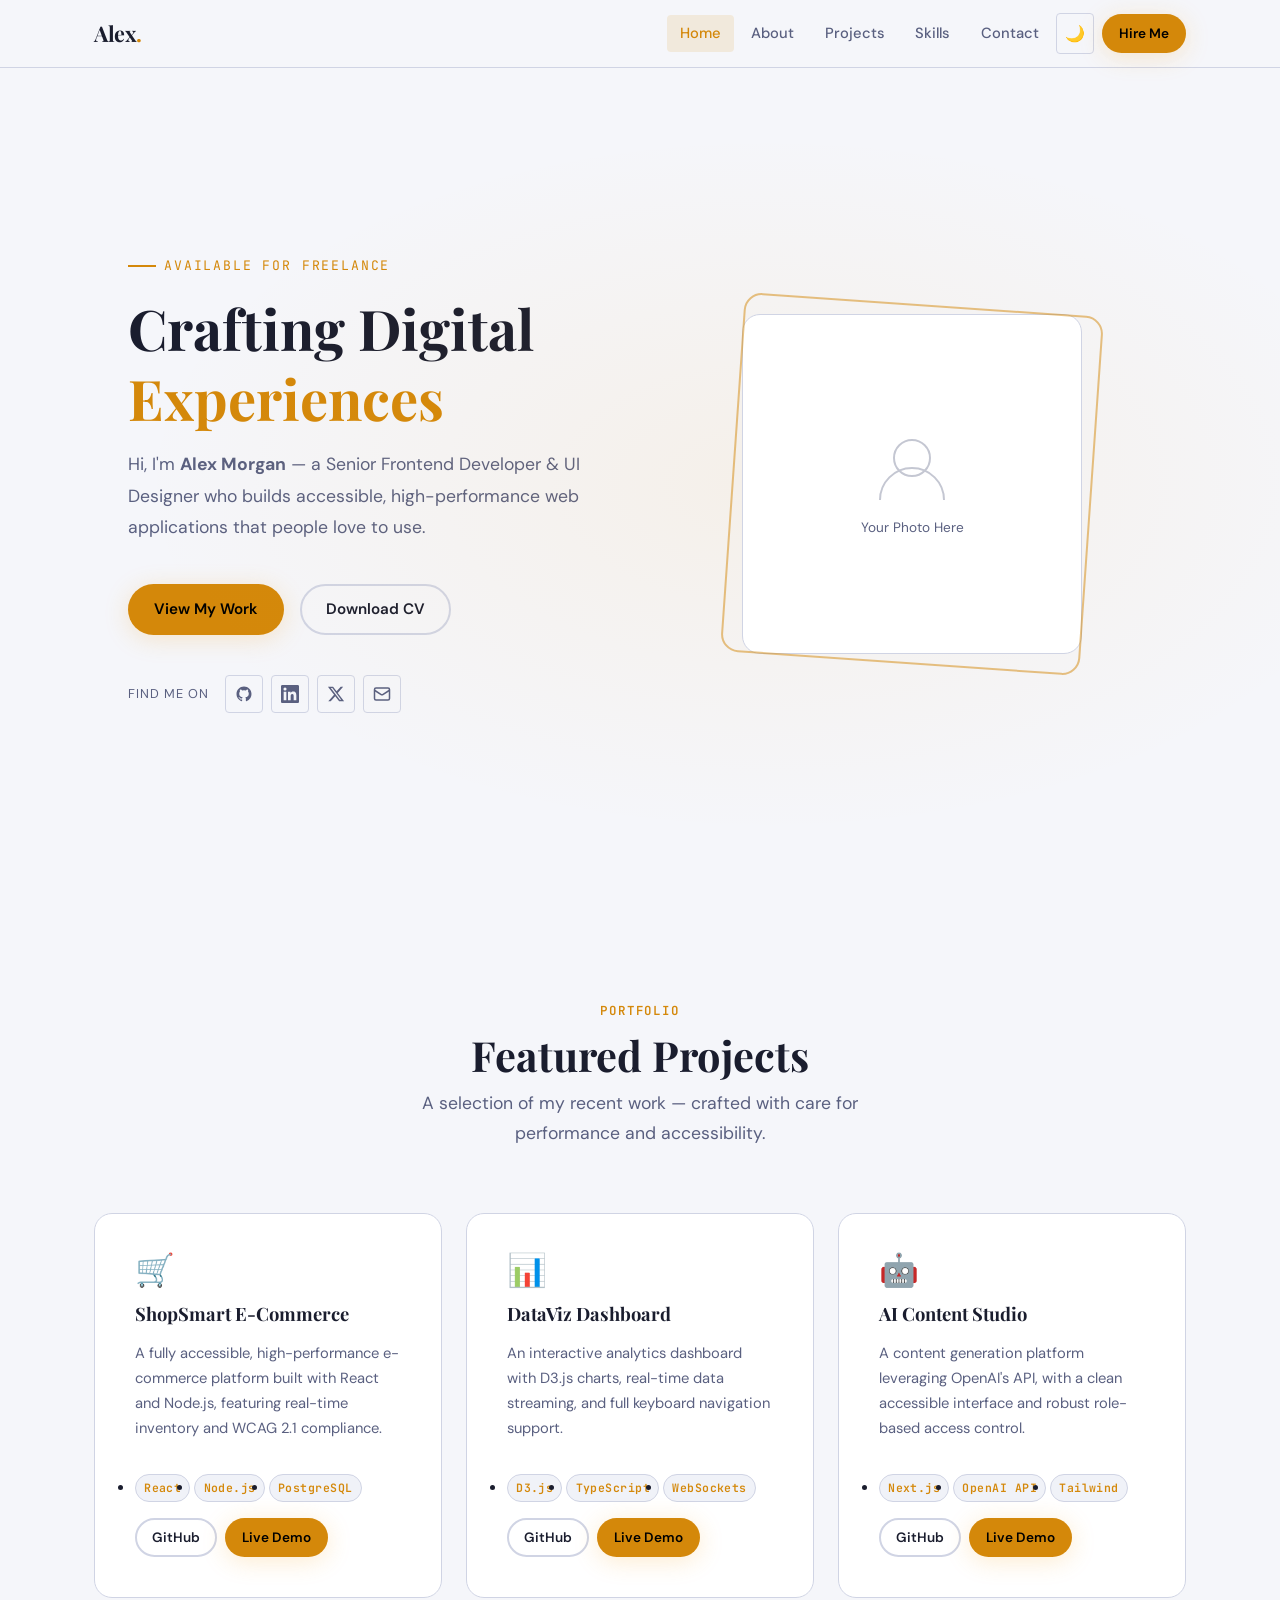
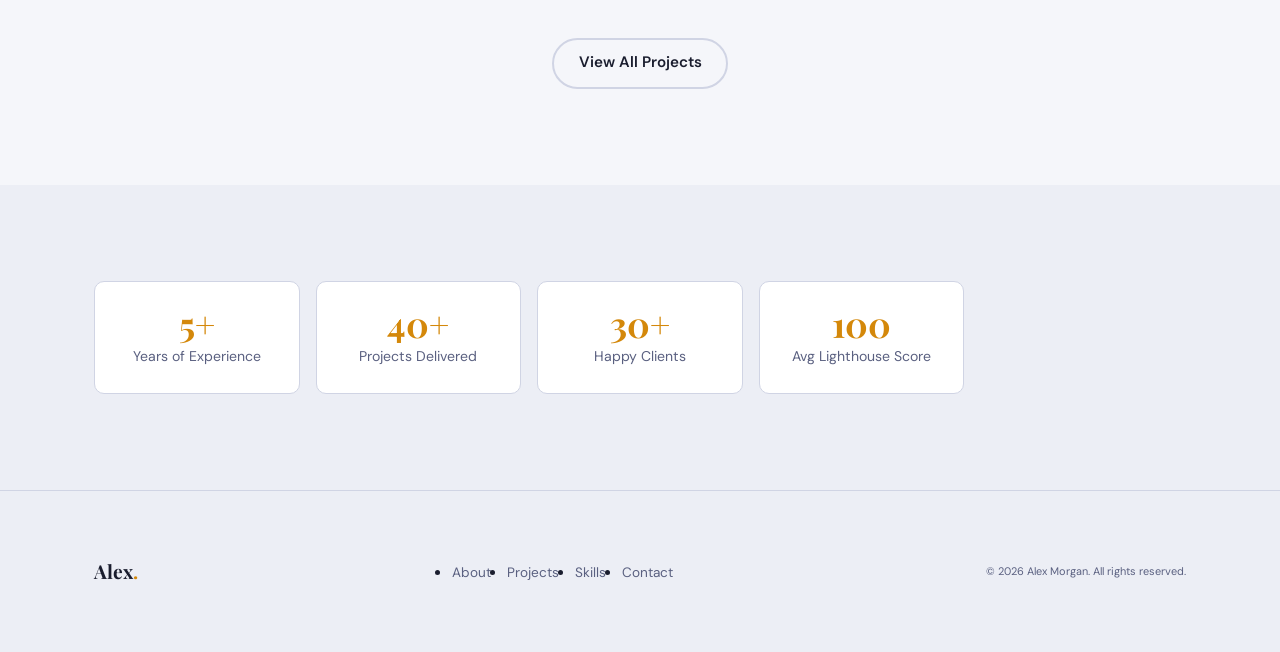
<file: index.html>
<!DOCTYPE html>
<html lang="en" data-theme="dark">
<head>
  <meta charset="UTF-8" />
  <meta name="viewport" content="width=device-width, initial-scale=1.0" />
  <meta http-equiv="X-UA-Compatible" content="IE=edge" />

  <!-- ─── SEO Meta Tags ─── -->
  <title>Alex Morgan — Frontend Developer & UI Designer</title>
  <meta name="description" content="Alex Morgan is a senior frontend developer and UI designer specializing in accessible, performant, and beautifully crafted web experiences." />
  <meta name="keywords" content="frontend developer, UI designer, React, accessibility, web development, portfolio" />
  <meta name="author" content="Alex Morgan" />
  <link rel="canonical" href="https://alexmorgan.dev/index.html" />

  <!-- ─── Open Graph ─── -->
  <meta property="og:type"        content="website" />
  <meta property="og:url"         content="https://alexmorgan.dev/" />
  <meta property="og:title"       content="Alex Morgan — Frontend Developer & UI Designer" />
  <meta property="og:description" content="Senior frontend developer specializing in accessible, performant web experiences." />
  <meta property="og:image"       content="https://alexmorgan.dev/images/og-cover.png" />

  <!-- ─── Twitter Card ─── -->
  <meta name="twitter:card"        content="summary_large_image" />
  <meta name="twitter:site"        content="@alexmorgandev" />
  <meta name="twitter:title"       content="Alex Morgan — Frontend Developer" />
  <meta name="twitter:description" content="Senior frontend developer specializing in accessible, performant web experiences." />
  <meta name="twitter:image"       content="https://alexmorgan.dev/images/og-cover.png" />

  <!-- ─── Fonts ─── -->
  <link rel="preconnect" href="https://fonts.googleapis.com" />
  <link rel="preconnect" href="https://fonts.gstatic.com" crossorigin />
  <link href="https://fonts.googleapis.com/css2?family=Playfair+Display:wght@700;800&family=DM+Sans:wght@400;500;600&family=JetBrains+Mono:wght@500;600&display=swap" rel="stylesheet" />

  <link rel="stylesheet" href="css/style.css" />
</head>
<body>

  <!-- ─── Skip to main content (Accessibility) ─── -->
  <a class="skip-link" href="#main-content">Skip to main content</a>

  <!-- ─── HEADER / NAVIGATION ─── -->
  <header class="site-header" role="banner">
    <div class="container">
      <a class="nav-logo" href="index.html" aria-label="Alex Morgan – Home">
        Alex<span>.</span>
      </a>

      <nav class="site-nav" id="site-nav" aria-label="Primary navigation">
        <ul class="nav-list" role="list">
          <li><a class="nav-link" href="index.html"    aria-current="page">Home</a></li>
          <li><a class="nav-link" href="about.html">About</a></li>
          <li><a class="nav-link" href="projects.html">Projects</a></li>
          <li><a class="nav-link" href="skills.html">Skills</a></li>
          <li><a class="nav-link" href="contact.html">Contact</a></li>
        </ul>

        <div class="nav-actions">
          <button class="theme-toggle" id="theme-toggle" aria-label="Switch to light mode" title="Toggle colour theme">
            ☀️
          </button>
          <a class="btn btn--primary btn--sm" href="contact.html">Hire Me</a>
        </div>

        <!-- Hamburger (mobile) -->
        <button class="nav-toggle" id="nav-toggle"
                aria-expanded="false"
                aria-controls="site-nav"
                aria-label="Open navigation menu">
          <span aria-hidden="true"></span>
          <span aria-hidden="true"></span>
          <span aria-hidden="true"></span>
        </button>
      </nav>
    </div>
  </header>

  <!-- ─── MAIN CONTENT ─── -->
  <main id="main-content">

    <!-- ══ HERO SECTION ══ -->
    <section class="hero" aria-labelledby="hero-heading">
      <div class="container">
        <div class="hero__grid">

          <!-- Left: Text content -->
          <div class="hero__content">
            <p class="hero__eyebrow" aria-hidden="true">Available for freelance</p>
            <h1 class="hero__title" id="hero-heading">
              Crafting Digital
              <span class="highlight">Experiences</span>
            </h1>
            <p class="hero__description">
              Hi, I'm <strong>Alex Morgan</strong> — a Senior Frontend Developer &amp; UI Designer
              who builds accessible, high-performance web applications that people love to use.
            </p>

            <div class="hero__actions">
              <a class="btn btn--primary" href="projects.html">
                View My Work
              </a>
              <a class="btn btn--outline" href="about.html#resume" download>
                Download CV
              </a>
            </div>

            <!-- Social links -->
            <div class="hero__social">
              <span class="hero__social-label" id="social-label">Find me on</span>
              <ul class="social-links" aria-labelledby="social-label" role="list">
                <li>
                  <a class="social-link" href="https://github.com/alexmorgan" target="_blank"
                     rel="noopener noreferrer" aria-label="GitHub profile (opens in new tab)">
                    <svg aria-hidden="true" width="18" height="18" viewBox="0 0 24 24" fill="currentColor">
                      <path d="M12 2C6.477 2 2 6.484 2 12.021c0 4.428 2.865 8.184 6.839 9.504.5.092.682-.217.682-.482 0-.237-.009-.868-.013-1.703-2.782.605-3.369-1.343-3.369-1.343-.454-1.158-1.11-1.466-1.11-1.466-.908-.62.069-.608.069-.608 1.003.07 1.531 1.032 1.531 1.032.892 1.53 2.341 1.088 2.91.832.092-.647.35-1.088.636-1.338-2.22-.253-4.555-1.113-4.555-4.951 0-1.093.39-1.988 1.029-2.688-.103-.253-.446-1.272.098-2.65 0 0 .84-.27 2.75 1.026A9.564 9.564 0 0 1 12 6.844a9.59 9.59 0 0 1 2.504.337c1.909-1.296 2.747-1.027 2.747-1.027.546 1.379.202 2.398.1 2.651.64.7 1.028 1.595 1.028 2.688 0 3.848-2.339 4.695-4.566 4.943.359.309.678.92.678 1.855 0 1.338-.012 2.419-.012 2.747 0 .268.18.58.688.482A10.019 10.019 0 0 0 22 12.021C22 6.484 17.522 2 12 2z"/>
                    </svg>
                  </a>
                </li>
                <li>
                  <a class="social-link" href="https://linkedin.com/in/alexmorgan" target="_blank"
                     rel="noopener noreferrer" aria-label="LinkedIn profile (opens in new tab)">
                    <svg aria-hidden="true" width="18" height="18" viewBox="0 0 24 24" fill="currentColor">
                      <path d="M20.447 20.452h-3.554v-5.569c0-1.328-.027-3.037-1.852-3.037-1.853 0-2.136 1.445-2.136 2.939v5.667H9.351V9h3.414v1.561h.046c.477-.9 1.637-1.85 3.37-1.85 3.601 0 4.267 2.37 4.267 5.455v6.286zM5.337 7.433a2.062 2.062 0 0 1-2.063-2.065 2.064 2.064 0 1 1 2.063 2.065zm1.782 13.019H3.555V9h3.564v11.452zM22.225 0H1.771C.792 0 0 .774 0 1.729v20.542C0 23.227.792 24 1.771 24h20.451C23.2 24 24 23.227 24 22.271V1.729C24 .774 23.2 0 22.222 0h.003z"/>
                    </svg>
                  </a>
                </li>
                <li>
                  <a class="social-link" href="https://twitter.com/alexmorgandev" target="_blank"
                     rel="noopener noreferrer" aria-label="Twitter/X profile (opens in new tab)">
                    <svg aria-hidden="true" width="18" height="18" viewBox="0 0 24 24" fill="currentColor">
                      <path d="M18.244 2.25h3.308l-7.227 8.26 8.502 11.24H16.17l-5.214-6.817L4.99 21.75H1.68l7.73-8.835L1.254 2.25H8.08l4.713 6.231zm-1.161 17.52h1.833L7.084 4.126H5.117z"/>
                    </svg>
                  </a>
                </li>
                <li>
                  <a class="social-link" href="mailto:hello@alexmorgan.dev"
                     aria-label="Send email to Alex Morgan">
                    <svg aria-hidden="true" width="18" height="18" viewBox="0 0 24 24" fill="none" stroke="currentColor" stroke-width="2">
                      <rect width="20" height="16" x="2" y="4" rx="2"/>
                      <path d="m22 7-8.97 5.7a1.94 1.94 0 0 1-2.06 0L2 7"/>
                    </svg>
                  </a>
                </li>
              </ul>
            </div>
          </div>

          <!-- Right: Profile photo -->
          <figure class="hero__photo-wrap" aria-label="Profile photo of Alex Morgan">
            <div class="photo-frame">
              <div class="photo-placeholder" role="img" aria-label="Profile photo placeholder — replace with your photo">
                <!-- Replace the SVG below with an <img> tag when you have a photo -->
                <svg viewBox="0 0 80 80" fill="none" xmlns="http://www.w3.org/2000/svg" aria-hidden="true">
                  <circle cx="40" cy="30" r="18" stroke="currentColor" stroke-width="2"/>
                  <path d="M8 72c0-17.673 14.327-32 32-32s32 14.327 32 32" stroke="currentColor" stroke-width="2"/>
                </svg>
                <span>Your Photo Here</span>
              </div>
            </div>
            <figcaption class="visually-hidden">Alex Morgan — Senior Frontend Developer</figcaption>
          </figure>

        </div>
      </div>
    </section>

    <!-- ══ FEATURED PROJECTS ══ -->
    <section class="section" aria-labelledby="featured-heading">
      <div class="container">
        <header class="section__header">
          <span class="section__eyebrow">Portfolio</span>
          <h2 class="section__title" id="featured-heading">Featured Projects</h2>
          <p class="section__subtitle">A selection of my recent work — crafted with care for performance and accessibility.</p>
        </header>

        <div class="projects-grid">

          <article class="project-card animate-fade-up animate-delay-1">
            <div class="project-card__icon" aria-hidden="true">🛒</div>
            <h3 class="project-card__title">ShopSmart E-Commerce</h3>
            <p class="project-card__description">
              A fully accessible, high-performance e-commerce platform built with React and Node.js,
              featuring real-time inventory and WCAG 2.1 compliance.
            </p>
            <ul class="project-card__tags" aria-label="Technologies used">
              <li><span class="tag">React</span></li>
              <li><span class="tag">Node.js</span></li>
              <li><span class="tag">PostgreSQL</span></li>
            </ul>
            <div class="project-card__actions">
              <a class="btn btn--outline btn--sm" href="https://github.com/alexmorgan/shopsmart"
                 target="_blank" rel="noopener noreferrer"
                 aria-label="View ShopSmart source code on GitHub (opens in new tab)">
                GitHub
              </a>
              <a class="btn btn--primary btn--sm" href="https://shopsmart.demo.com"
                 target="_blank" rel="noopener noreferrer"
                 aria-label="View ShopSmart live demo (opens in new tab)">
                Live Demo
              </a>
            </div>
          </article>

          <article class="project-card animate-fade-up animate-delay-2">
            <div class="project-card__icon" aria-hidden="true">📊</div>
            <h3 class="project-card__title">DataViz Dashboard</h3>
            <p class="project-card__description">
              An interactive analytics dashboard with D3.js charts, real-time data streaming,
              and full keyboard navigation support.
            </p>
            <ul class="project-card__tags" aria-label="Technologies used">
              <li><span class="tag">D3.js</span></li>
              <li><span class="tag">TypeScript</span></li>
              <li><span class="tag">WebSockets</span></li>
            </ul>
            <div class="project-card__actions">
              <a class="btn btn--outline btn--sm" href="https://github.com/alexmorgan/dataviz"
                 target="_blank" rel="noopener noreferrer"
                 aria-label="View DataViz Dashboard source code on GitHub (opens in new tab)">
                GitHub
              </a>
              <a class="btn btn--primary btn--sm" href="https://dataviz.demo.com"
                 target="_blank" rel="noopener noreferrer"
                 aria-label="View DataViz Dashboard live demo (opens in new tab)">
                Live Demo
              </a>
            </div>
          </article>

          <article class="project-card animate-fade-up animate-delay-3">
            <div class="project-card__icon" aria-hidden="true">🤖</div>
            <h3 class="project-card__title">AI Content Studio</h3>
            <p class="project-card__description">
              A content generation platform leveraging OpenAI's API, with a clean accessible interface
              and robust role-based access control.
            </p>
            <ul class="project-card__tags" aria-label="Technologies used">
              <li><span class="tag">Next.js</span></li>
              <li><span class="tag">OpenAI API</span></li>
              <li><span class="tag">Tailwind</span></li>
            </ul>
            <div class="project-card__actions">
              <a class="btn btn--outline btn--sm" href="https://github.com/alexmorgan/ai-studio"
                 target="_blank" rel="noopener noreferrer"
                 aria-label="View AI Content Studio source code on GitHub (opens in new tab)">
                GitHub
              </a>
              <a class="btn btn--primary btn--sm" href="https://aistudio.demo.com"
                 target="_blank" rel="noopener noreferrer"
                 aria-label="View AI Content Studio live demo (opens in new tab)">
                Live Demo
              </a>
            </div>
          </article>

        </div>

        <div class="text-center mt-xl">
          <a class="btn btn--outline" href="projects.html">View All Projects</a>
        </div>

      </div>
    </section>

    <!-- ══ QUICK STATS ══ -->
    <section class="section section--alt" aria-labelledby="stats-heading">
      <div class="container">
        <h2 class="visually-hidden" id="stats-heading">Career highlights</h2>
        <div class="achievements-grid">
          <div class="achievement-card">
            <p class="achievement-card__number" aria-label="5 years">5+</p>
            <p class="achievement-card__label">Years of Experience</p>
          </div>
          <div class="achievement-card">
            <p class="achievement-card__number" aria-label="40 projects">40+</p>
            <p class="achievement-card__label">Projects Delivered</p>
          </div>
          <div class="achievement-card">
            <p class="achievement-card__number" aria-label="30 clients">30+</p>
            <p class="achievement-card__label">Happy Clients</p>
          </div>
          <div class="achievement-card">
            <p class="achievement-card__number" aria-label="100 Lighthouse score">100</p>
            <p class="achievement-card__label">Avg Lighthouse Score</p>
          </div>
        </div>
      </div>
    </section>

  </main>

  <!-- ─── FOOTER ─── -->
  <footer class="site-footer" role="contentinfo">
    <div class="container">
      <div class="footer-inner">
        <a class="footer-brand" href="index.html" aria-label="Alex Morgan – Back to home">
          Alex<span>.</span>
        </a>
        <nav aria-label="Footer navigation">
          <ul class="footer-nav" role="list">
            <li><a href="about.html">About</a></li>
            <li><a href="projects.html">Projects</a></li>
            <li><a href="skills.html">Skills</a></li>
            <li><a href="contact.html">Contact</a></li>
          </ul>
        </nav>
        <p class="footer-copy">
          <small>&copy; <span id="year"></span> Alex Morgan. All rights reserved.</small>
        </p>
      </div>
    </div>
  </footer>

  <script>document.getElementById('year').textContent = new Date().getFullYear();</script>
  <script src="js/script.js"></script>
</body>
</html>
</file>
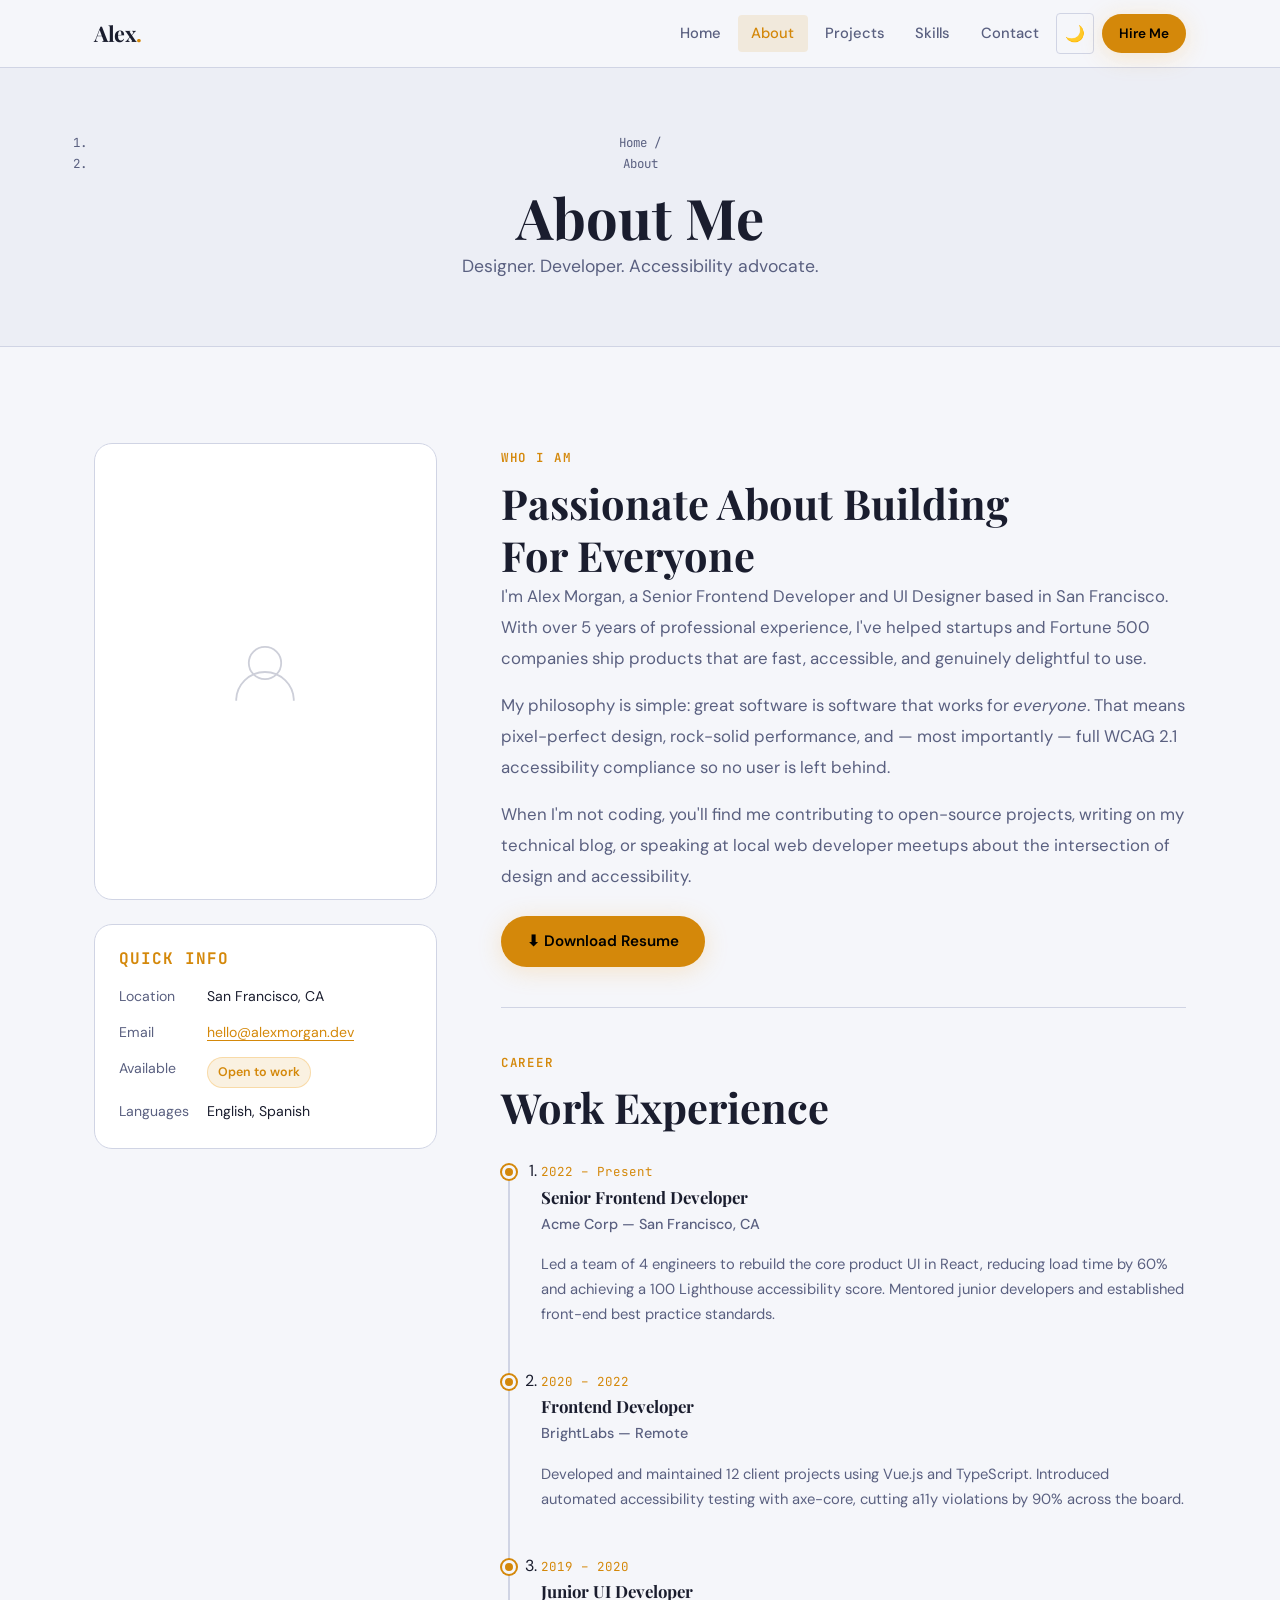
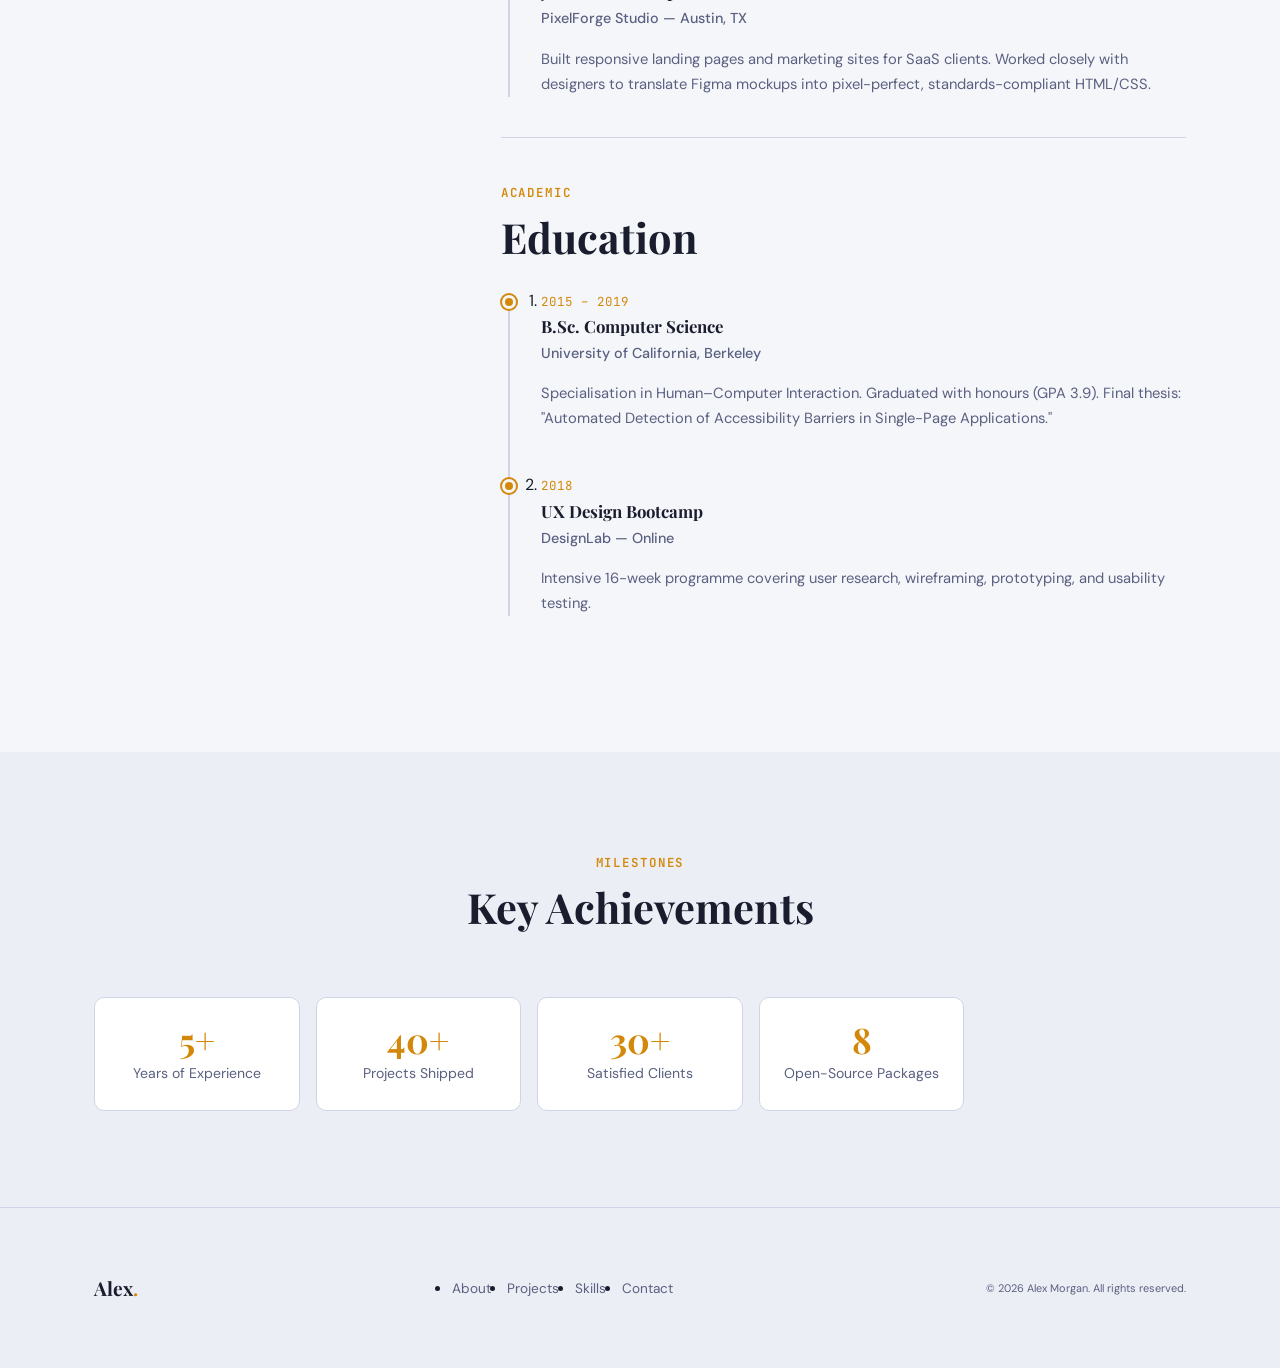
<file: about.html>
<!DOCTYPE html>
<html lang="en" data-theme="dark">
<head>
  <meta charset="UTF-8" />
  <meta name="viewport" content="width=device-width, initial-scale=1.0" />
  <meta http-equiv="X-UA-Compatible" content="IE=edge" />

  <!-- ─── SEO Meta Tags ─── -->
  <title>About — Alex Morgan | Frontend Developer</title>
  <meta name="description" content="Learn more about Alex Morgan — a senior frontend developer with 5+ years of experience building accessible and performant web applications." />
  <meta name="keywords" content="about Alex Morgan, frontend developer, web designer, experience, education, resume" />
  <meta name="author" content="Alex Morgan" />
  <link rel="canonical" href="https://alexmorgan.dev/about.html" />

  <!-- ─── Open Graph ─── -->
  <meta property="og:type"        content="profile" />
  <meta property="og:url"         content="https://alexmorgan.dev/about.html" />
  <meta property="og:title"       content="About Alex Morgan — Frontend Developer" />
  <meta property="og:description" content="5+ years building accessible, high-performance web applications." />
  <meta property="og:image"       content="https://alexmorgan.dev/images/og-cover.png" />

  <!-- ─── Twitter Card ─── -->
  <meta name="twitter:card"        content="summary_large_image" />
  <meta name="twitter:title"       content="About Alex Morgan — Frontend Developer" />
  <meta name="twitter:description" content="5+ years building accessible, high-performance web applications." />
  <meta name="twitter:image"       content="https://alexmorgan.dev/images/og-cover.png" />

  <!-- ─── Fonts ─── -->
  <link rel="preconnect" href="https://fonts.googleapis.com" />
  <link rel="preconnect" href="https://fonts.gstatic.com" crossorigin />
  <link href="https://fonts.googleapis.com/css2?family=Playfair+Display:wght@700;800&family=DM+Sans:wght@400;500;600&family=JetBrains+Mono:wght@500;600&display=swap" rel="stylesheet" />

  <link rel="stylesheet" href="css/style.css" />
</head>
<body>

  <!-- ─── Skip Link ─── -->
  <a class="skip-link" href="#main-content">Skip to main content</a>

  <!-- ─── HEADER ─── -->
  <header class="site-header" role="banner">
    <div class="container">
      <a class="nav-logo" href="index.html" aria-label="Alex Morgan – Home">Alex<span>.</span></a>
      <nav class="site-nav" id="site-nav" aria-label="Primary navigation">
        <ul class="nav-list" role="list">
          <li><a class="nav-link" href="index.html">Home</a></li>
          <li><a class="nav-link" href="about.html" aria-current="page">About</a></li>
          <li><a class="nav-link" href="projects.html">Projects</a></li>
          <li><a class="nav-link" href="skills.html">Skills</a></li>
          <li><a class="nav-link" href="contact.html">Contact</a></li>
        </ul>
        <div class="nav-actions">
          <button class="theme-toggle" id="theme-toggle" aria-label="Switch to light mode" title="Toggle colour theme">☀️</button>
          <a class="btn btn--primary btn--sm" href="contact.html">Hire Me</a>
        </div>
        <button class="nav-toggle" id="nav-toggle" aria-expanded="false" aria-controls="site-nav" aria-label="Open navigation menu">
          <span aria-hidden="true"></span>
          <span aria-hidden="true"></span>
          <span aria-hidden="true"></span>
        </button>
      </nav>
    </div>
  </header>

  <!-- ─── MAIN ─── -->
  <main id="main-content">

    <!-- Page Hero -->
    <div class="page-hero" role="region" aria-label="Page title">
      <div class="container">
        <nav aria-label="Breadcrumb">
          <ol class="page-hero__breadcrumb" role="list">
            <li><a href="index.html">Home</a> /</li>
            <li aria-current="page">About</li>
          </ol>
        </nav>
        <h1>About Me</h1>
        <p class="section__subtitle">Designer. Developer. Accessibility advocate.</p>
      </div>
    </div>

    <!-- ══ BIO SECTION ══ -->
    <section class="section" aria-labelledby="bio-heading">
      <div class="container">
        <div class="about-grid">

          <!-- Photo column -->
          <aside aria-label="Profile photo">
            <div class="about-photo-wrap">
              <figure>
                <div class="about-photo" role="img" aria-label="Profile photo placeholder — replace with your photo">
                  <svg width="72" height="72" viewBox="0 0 80 80" fill="none" xmlns="http://www.w3.org/2000/svg" aria-hidden="true" style="opacity:0.3; color: var(--color-text-muted)">
                    <circle cx="40" cy="30" r="18" stroke="currentColor" stroke-width="2"/>
                    <path d="M8 72c0-17.673 14.327-32 32-32s32 14.327 32 32" stroke="currentColor" stroke-width="2"/>
                  </svg>
                </div>
                <figcaption class="visually-hidden">Alex Morgan, Senior Frontend Developer</figcaption>
              </figure>

              <!-- Quick info card -->
              <aside class="contact-form" style="margin-top: 1.5rem; padding: 1.5rem;" aria-label="Quick contact info">
                <h2 style="font-size:1rem; margin-bottom:1rem; font-family: var(--font-mono); letter-spacing:0.06em; text-transform:uppercase; color:var(--color-accent);">Quick Info</h2>
                <dl>
                  <div style="display:flex; gap:.5rem; margin-bottom:.75rem; font-size:.88rem;">
                    <dt style="color:var(--color-text-muted); min-width:80px;">Location</dt>
                    <dd>San Francisco, CA</dd>
                  </div>
                  <div style="display:flex; gap:.5rem; margin-bottom:.75rem; font-size:.88rem;">
                    <dt style="color:var(--color-text-muted); min-width:80px;">Email</dt>
                    <dd><a href="mailto:hello@alexmorgan.dev" style="color:var(--color-accent);">hello@alexmorgan.dev</a></dd>
                  </div>
                  <div style="display:flex; gap:.5rem; margin-bottom:.75rem; font-size:.88rem;">
                    <dt style="color:var(--color-text-muted); min-width:80px;">Available</dt>
                    <dd><span class="badge">Open to work</span></dd>
                  </div>
                  <div style="display:flex; gap:.5rem; font-size:.88rem;">
                    <dt style="color:var(--color-text-muted); min-width:80px;">Languages</dt>
                    <dd>English, Spanish</dd>
                  </div>
                </dl>
              </aside>
            </div>
          </aside>

          <!-- Text column -->
          <div>
            <section class="about-bio" aria-labelledby="bio-heading">
              <span class="section__eyebrow">Who I Am</span>
              <h2 id="bio-heading">Passionate About Building<br>For Everyone</h2>
              <p>
                I'm Alex Morgan, a Senior Frontend Developer and UI Designer based in San Francisco.
                With over 5 years of professional experience, I've helped startups and Fortune 500
                companies ship products that are fast, accessible, and genuinely delightful to use.
              </p>
              <p>
                My philosophy is simple: great software is software that works for <em>everyone</em>.
                That means pixel-perfect design, rock-solid performance, and — most importantly —
                full WCAG 2.1 accessibility compliance so no user is left behind.
              </p>
              <p>
                When I'm not coding, you'll find me contributing to open-source projects,
                writing on my technical blog, or speaking at local web developer meetups about
                the intersection of design and accessibility.
              </p>

              <div style="margin-top: 1.5rem;">
                <a class="btn btn--primary" id="resume" href="images/alex-morgan-resume.pdf"
                   download aria-label="Download Alex Morgan's resume as PDF">
                  ⬇ Download Resume
                </a>
              </div>
            </section>

            <hr class="divider" />

            <!-- ══ EXPERIENCE TIMELINE ══ -->
            <section aria-labelledby="experience-heading">
              <span class="section__eyebrow">Career</span>
              <h2 id="experience-heading" style="margin-bottom:1.5rem;">Work Experience</h2>

              <ol class="timeline" aria-label="Work experience timeline">

                <li class="timeline__item">
                  <p class="timeline__period"><time datetime="2022">2022</time> – Present</p>
                  <h3 class="timeline__title">Senior Frontend Developer</h3>
                  <p class="timeline__org">Acme Corp — San Francisco, CA</p>
                  <p class="timeline__description">
                    Led a team of 4 engineers to rebuild the core product UI in React, reducing
                    load time by 60% and achieving a 100 Lighthouse accessibility score. Mentored
                    junior developers and established front-end best practice standards.
                  </p>
                </li>

                <li class="timeline__item">
                  <p class="timeline__period"><time datetime="2020">2020</time> – <time datetime="2022">2022</time></p>
                  <h3 class="timeline__title">Frontend Developer</h3>
                  <p class="timeline__org">BrightLabs — Remote</p>
                  <p class="timeline__description">
                    Developed and maintained 12 client projects using Vue.js and TypeScript.
                    Introduced automated accessibility testing with axe-core, cutting a11y
                    violations by 90% across the board.
                  </p>
                </li>

                <li class="timeline__item">
                  <p class="timeline__period"><time datetime="2019">2019</time> – <time datetime="2020">2020</time></p>
                  <h3 class="timeline__title">Junior UI Developer</h3>
                  <p class="timeline__org">PixelForge Studio — Austin, TX</p>
                  <p class="timeline__description">
                    Built responsive landing pages and marketing sites for SaaS clients.
                    Worked closely with designers to translate Figma mockups into pixel-perfect,
                    standards-compliant HTML/CSS.
                  </p>
                </li>

              </ol>
            </section>

            <hr class="divider" />

            <!-- ══ EDUCATION TIMELINE ══ -->
            <section aria-labelledby="education-heading">
              <span class="section__eyebrow">Academic</span>
              <h2 id="education-heading" style="margin-bottom:1.5rem;">Education</h2>

              <ol class="timeline" aria-label="Education timeline">

                <li class="timeline__item">
                  <p class="timeline__period"><time datetime="2015">2015</time> – <time datetime="2019">2019</time></p>
                  <h3 class="timeline__title">B.Sc. Computer Science</h3>
                  <p class="timeline__org">University of California, Berkeley</p>
                  <p class="timeline__description">
                    Specialisation in Human–Computer Interaction. Graduated with honours (GPA 3.9).
                    Final thesis: "Automated Detection of Accessibility Barriers in Single-Page Applications."
                  </p>
                </li>

                <li class="timeline__item">
                  <p class="timeline__period"><time datetime="2018">2018</time></p>
                  <h3 class="timeline__title">UX Design Bootcamp</h3>
                  <p class="timeline__org">DesignLab — Online</p>
                  <p class="timeline__description">
                    Intensive 16-week programme covering user research, wireframing,
                    prototyping, and usability testing.
                  </p>
                </li>

              </ol>
            </section>

          </div><!-- /text column -->
        </div><!-- /about-grid -->
      </div>
    </section>

    <!-- ══ ACHIEVEMENTS ══ -->
    <section class="section section--alt" aria-labelledby="achievements-heading">
      <div class="container">
        <header class="section__header">
          <span class="section__eyebrow">Milestones</span>
          <h2 id="achievements-heading" class="section__title">Key Achievements</h2>
        </header>
        <div class="achievements-grid">
          <article class="achievement-card animate-fade-up animate-delay-1">
            <p class="achievement-card__number" aria-label="5 plus years">5+</p>
            <p class="achievement-card__label">Years of Experience</p>
          </article>
          <article class="achievement-card animate-fade-up animate-delay-2">
            <p class="achievement-card__number" aria-label="40 plus projects">40+</p>
            <p class="achievement-card__label">Projects Shipped</p>
          </article>
          <article class="achievement-card animate-fade-up animate-delay-3">
            <p class="achievement-card__number" aria-label="30 plus clients">30+</p>
            <p class="achievement-card__label">Satisfied Clients</p>
          </article>
          <article class="achievement-card animate-fade-up animate-delay-4">
            <p class="achievement-card__number" aria-label="8 open-source contributions">8</p>
            <p class="achievement-card__label">Open-Source Packages</p>
          </article>
        </div>
      </div>
    </section>

  </main>

  <!-- ─── FOOTER ─── -->
  <footer class="site-footer" role="contentinfo">
    <div class="container">
      <div class="footer-inner">
        <a class="footer-brand" href="index.html" aria-label="Alex Morgan – Back to home">Alex<span>.</span></a>
        <nav aria-label="Footer navigation">
          <ul class="footer-nav" role="list">
            <li><a href="about.html">About</a></li>
            <li><a href="projects.html">Projects</a></li>
            <li><a href="skills.html">Skills</a></li>
            <li><a href="contact.html">Contact</a></li>
          </ul>
        </nav>
        <p class="footer-copy"><small>&copy; <span id="year"></span> Alex Morgan. All rights reserved.</small></p>
      </div>
    </div>
  </footer>

  <script>document.getElementById('year').textContent = new Date().getFullYear();</script>
  <script src="js/script.js"></script>
</body>
</html>
</file>
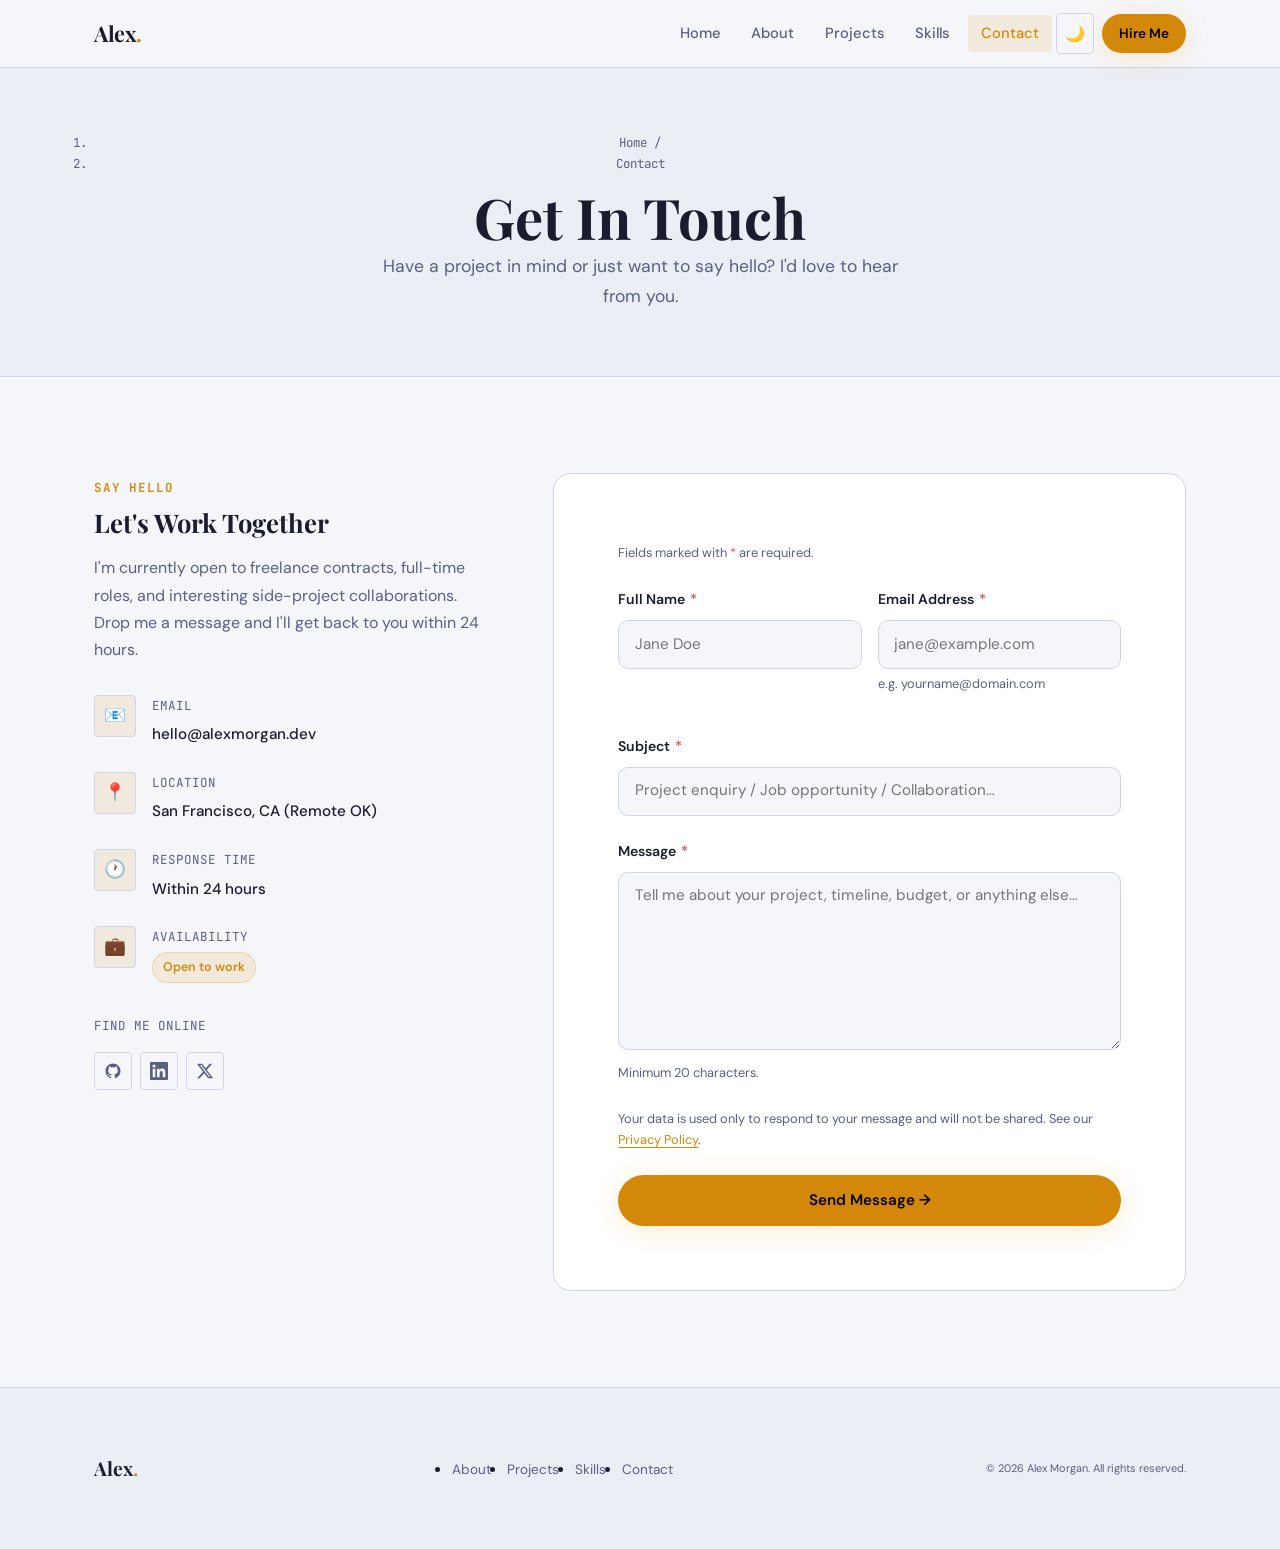
<file: contact.html>
<!DOCTYPE html>
<html lang="en" data-theme="dark">
<head>
  <meta charset="UTF-8" />
  <meta name="viewport" content="width=device-width, initial-scale=1.0" />
  <meta http-equiv="X-UA-Compatible" content="IE=edge" />

  <!-- SEO -->
  <title>Contact — Alex Morgan | Frontend Developer</title>
  <meta name="description" content="Get in touch with Alex Morgan for freelance work, job opportunities, or collaboration. Accessible contact form with full keyboard navigation." />
  <meta name="keywords" content="contact Alex Morgan, hire frontend developer, freelance web developer, get in touch" />
  <meta name="author" content="Alex Morgan" />
  <link rel="canonical" href="https://alexmorgan.dev/contact.html" />

  <!-- Open Graph -->
  <meta property="og:type"        content="website" />
  <meta property="og:url"         content="https://alexmorgan.dev/contact.html" />
  <meta property="og:title"       content="Contact Alex Morgan — Frontend Developer" />
  <meta property="og:description" content="Get in touch for freelance work, opportunities, or collaboration." />
  <meta property="og:image"       content="https://alexmorgan.dev/images/og-cover.png" />

  <!-- Twitter Card -->
  <meta name="twitter:card"        content="summary_large_image" />
  <meta name="twitter:title"       content="Contact Alex Morgan" />
  <meta name="twitter:description" content="Get in touch for freelance work, opportunities, or collaboration." />
  <meta name="twitter:image"       content="https://alexmorgan.dev/images/og-cover.png" />

  <!-- Fonts -->
  <link rel="preconnect" href="https://fonts.googleapis.com" />
  <link rel="preconnect" href="https://fonts.gstatic.com" crossorigin />
  <link href="https://fonts.googleapis.com/css2?family=Playfair+Display:wght@700;800&family=DM+Sans:wght@400;500;600&family=JetBrains+Mono:wght@500;600&display=swap" rel="stylesheet" />

  <link rel="stylesheet" href="css/style.css" />
</head>
<body>

  <a class="skip-link" href="#main-content">Skip to main content</a>

  <!-- HEADER -->
  <header class="site-header" role="banner">
    <div class="container">
      <a class="nav-logo" href="index.html" aria-label="Alex Morgan – Home">Alex<span>.</span></a>
      <nav class="site-nav" id="site-nav" aria-label="Primary navigation">
        <ul class="nav-list" role="list">
          <li><a class="nav-link" href="index.html">Home</a></li>
          <li><a class="nav-link" href="about.html">About</a></li>
          <li><a class="nav-link" href="projects.html">Projects</a></li>
          <li><a class="nav-link" href="skills.html">Skills</a></li>
          <li><a class="nav-link" href="contact.html" aria-current="page">Contact</a></li>
        </ul>
        <div class="nav-actions">
          <button class="theme-toggle" id="theme-toggle" aria-label="Switch to light mode" title="Toggle colour theme">☀️</button>
          <a class="btn btn--primary btn--sm" href="contact.html">Hire Me</a>
        </div>
        <button class="nav-toggle" id="nav-toggle" aria-expanded="false" aria-controls="site-nav" aria-label="Open navigation menu">
          <span aria-hidden="true"></span>
          <span aria-hidden="true"></span>
          <span aria-hidden="true"></span>
        </button>
      </nav>
    </div>
  </header>

  <!-- MAIN -->
  <main id="main-content">

    <!-- Page Hero -->
    <div class="page-hero" role="region" aria-label="Page title">
      <div class="container">
        <nav aria-label="Breadcrumb">
          <ol class="page-hero__breadcrumb" role="list">
            <li><a href="index.html">Home</a> /</li>
            <li aria-current="page">Contact</li>
          </ol>
        </nav>
        <h1>Get In Touch</h1>
        <p class="section__subtitle">Have a project in mind or just want to say hello? I'd love to hear from you.</p>
      </div>
    </div>

    <!-- ══ CONTACT SECTION ══ -->
    <section class="section" aria-labelledby="contact-heading">
      <div class="container">
        <h2 class="visually-hidden" id="contact-heading">Contact information and form</h2>

        <div class="contact-grid">

          <!-- Left: Info -->
          <aside aria-label="Contact information">
            <span class="section__eyebrow">Say Hello</span>
            <h3 style="font-size:1.6rem; margin-bottom:1rem;">Let's Work Together</h3>
            <p style="margin-bottom:2rem;">
              I'm currently open to freelance contracts, full-time roles, and interesting
              side-project collaborations. Drop me a message and I'll get back to you
              within 24 hours.
            </p>

            <div class="contact-info" role="list">

              <div class="contact-info__item" role="listitem">
                <div class="contact-info__icon" aria-hidden="true">📧</div>
                <div>
                  <p class="contact-info__label">Email</p>
                  <a class="contact-info__value" href="mailto:hello@alexmorgan.dev"
                     aria-label="Send email to hello@alexmorgan.dev">
                    hello@alexmorgan.dev
                  </a>
                </div>
              </div>

              <div class="contact-info__item" role="listitem">
                <div class="contact-info__icon" aria-hidden="true">📍</div>
                <div>
                  <p class="contact-info__label">Location</p>
                  <span class="contact-info__value">San Francisco, CA (Remote OK)</span>
                </div>
              </div>

              <div class="contact-info__item" role="listitem">
                <div class="contact-info__icon" aria-hidden="true">🕐</div>
                <div>
                  <p class="contact-info__label">Response Time</p>
                  <span class="contact-info__value">Within 24 hours</span>
                </div>
              </div>

              <div class="contact-info__item" role="listitem">
                <div class="contact-info__icon" aria-hidden="true">💼</div>
                <div>
                  <p class="contact-info__label">Availability</p>
                  <span class="contact-info__value"><span class="badge">Open to work</span></span>
                </div>
              </div>

            </div>

            <!-- Social Links -->
            <div style="margin-top:2rem;">
              <p style="font-family:var(--font-mono); font-size:.78rem; letter-spacing:.08em; text-transform:uppercase; color:var(--color-text-muted); margin-bottom:1rem;">
                Find me online
              </p>
              <ul class="social-links" aria-label="Social media profiles" role="list">
                <li>
                  <a class="social-link" href="https://github.com/alexmorgan"
                     target="_blank" rel="noopener noreferrer"
                     aria-label="GitHub profile (opens in new tab)">
                    <svg aria-hidden="true" width="18" height="18" viewBox="0 0 24 24" fill="currentColor">
                      <path d="M12 2C6.477 2 2 6.484 2 12.021c0 4.428 2.865 8.184 6.839 9.504.5.092.682-.217.682-.482 0-.237-.009-.868-.013-1.703-2.782.605-3.369-1.343-3.369-1.343-.454-1.158-1.11-1.466-1.11-1.466-.908-.62.069-.608.069-.608 1.003.07 1.531 1.032 1.531 1.032.892 1.53 2.341 1.088 2.91.832.092-.647.35-1.088.636-1.338-2.22-.253-4.555-1.113-4.555-4.951 0-1.093.39-1.988 1.029-2.688-.103-.253-.446-1.272.098-2.65 0 0 .84-.27 2.75 1.026A9.564 9.564 0 0 1 12 6.844a9.59 9.59 0 0 1 2.504.337c1.909-1.296 2.747-1.027 2.747-1.027.546 1.379.202 2.398.1 2.651.64.7 1.028 1.595 1.028 2.688 0 3.848-2.339 4.695-4.566 4.943.359.309.678.92.678 1.855 0 1.338-.012 2.419-.012 2.747 0 .268.18.58.688.482A10.019 10.019 0 0 0 22 12.021C22 6.484 17.522 2 12 2z"/>
                    </svg>
                  </a>
                </li>
                <li>
                  <a class="social-link" href="https://linkedin.com/in/alexmorgan"
                     target="_blank" rel="noopener noreferrer"
                     aria-label="LinkedIn profile (opens in new tab)">
                    <svg aria-hidden="true" width="18" height="18" viewBox="0 0 24 24" fill="currentColor">
                      <path d="M20.447 20.452h-3.554v-5.569c0-1.328-.027-3.037-1.852-3.037-1.853 0-2.136 1.445-2.136 2.939v5.667H9.351V9h3.414v1.561h.046c.477-.9 1.637-1.85 3.37-1.85 3.601 0 4.267 2.37 4.267 5.455v6.286zM5.337 7.433a2.062 2.062 0 0 1-2.063-2.065 2.064 2.064 0 1 1 2.063 2.065zm1.782 13.019H3.555V9h3.564v11.452zM22.225 0H1.771C.792 0 0 .774 0 1.729v20.542C0 23.227.792 24 1.771 24h20.451C23.2 24 24 23.227 24 22.271V1.729C24 .774 23.2 0 22.222 0h.003z"/>
                    </svg>
                  </a>
                </li>
                <li>
                  <a class="social-link" href="https://twitter.com/alexmorgandev"
                     target="_blank" rel="noopener noreferrer"
                     aria-label="Twitter profile (opens in new tab)">
                    <svg aria-hidden="true" width="18" height="18" viewBox="0 0 24 24" fill="currentColor">
                      <path d="M18.244 2.25h3.308l-7.227 8.26 8.502 11.24H16.17l-5.214-6.817L4.99 21.75H1.68l7.73-8.835L1.254 2.25H8.08l4.713 6.231zm-1.161 17.52h1.833L7.084 4.126H5.117z"/>
                    </svg>
                  </a>
                </li>
              </ul>
            </div>
          </aside>

          <!-- Right: Form -->
          <div>
            <!-- Success message (hidden until form submits) -->
            <div class="form-success" id="form-success" role="alert" aria-live="polite" tabindex="-1">
              <p style="font-size:1.5rem; margin-bottom:.5rem;" aria-hidden="true">✅</p>
              <strong>Message sent successfully!</strong>
              <p style="margin-top:.5rem; font-weight:400;">
                Thanks for reaching out. I'll get back to you within 24 hours.
              </p>
            </div>

            <!-- Contact Form -->
            <form class="contact-form"
                  id="contact-form"
                  novalidate
                  aria-label="Contact form"
                  aria-describedby="form-instructions">

              <p id="form-instructions" class="form-hint" style="margin-bottom:1.5rem;">
                Fields marked with <span aria-hidden="true" style="color:var(--color-error);">*</span>
                <span class="visually-hidden">an asterisk</span> are required.
              </p>

              <!-- Name & Email row -->
              <div class="form-row">
                <!-- Name -->
                <div class="form-group">
                  <label class="form-label" for="name">
                    Full Name <span class="required" aria-hidden="true">*</span>
                  </label>
                  <input
                    class="form-control"
                    type="text"
                    id="name"
                    name="name"
                    required
                    autocomplete="name"
                    aria-required="true"
                    aria-describedby="name-error"
                    placeholder="Jane Doe"
                  />
                  <p class="form-error" id="name-error" role="alert" hidden>
                    <span aria-hidden="true">⚠</span>
                    Please enter your full name.
                  </p>
                </div>

                <!-- Email -->
                <div class="form-group">
                  <label class="form-label" for="email">
                    Email Address <span class="required" aria-hidden="true">*</span>
                  </label>
                  <input
                    class="form-control"
                    type="email"
                    id="email"
                    name="email"
                    required
                    autocomplete="email"
                    aria-required="true"
                    aria-describedby="email-error email-hint"
                    placeholder="jane@example.com"
                  />
                  <p class="form-hint" id="email-hint">e.g. yourname@domain.com</p>
                  <p class="form-error" id="email-error" role="alert" hidden>
                    <span aria-hidden="true">⚠</span>
                    Please enter a valid email address.
                  </p>
                </div>
              </div>

              <!-- Subject -->
              <div class="form-group">
                <label class="form-label" for="subject">
                  Subject <span class="required" aria-hidden="true">*</span>
                </label>
                <input
                  class="form-control"
                  type="text"
                  id="subject"
                  name="subject"
                  required
                  aria-required="true"
                  aria-describedby="subject-error"
                  placeholder="Project enquiry / Job opportunity / Collaboration…"
                />
                <p class="form-error" id="subject-error" role="alert" hidden>
                  <span aria-hidden="true">⚠</span>
                  Please enter a subject (at least 3 characters).
                </p>
              </div>

              <!-- Message -->
              <div class="form-group">
                <label class="form-label" for="message">
                  Message <span class="required" aria-hidden="true">*</span>
                </label>
                <textarea
                  class="form-control"
                  id="message"
                  name="message"
                  required
                  aria-required="true"
                  aria-describedby="message-error message-hint"
                  rows="6"
                  placeholder="Tell me about your project, timeline, budget, or anything else…"
                ></textarea>
                <p class="form-hint" id="message-hint">Minimum 20 characters.</p>
                <p class="form-error" id="message-error" role="alert" hidden>
                  <span aria-hidden="true">⚠</span>
                  Please enter a message of at least 20 characters.
                </p>
              </div>

              <!-- Privacy note -->
              <p class="form-hint" style="margin-bottom:1.5rem;">
                Your data is used only to respond to your message and will not be shared.
                See our <a href="#" style="color:var(--color-accent);">Privacy Policy</a>.
              </p>

              <!-- Submit -->
              <button class="btn btn--primary" type="submit" style="width:100%; justify-content:center;">
                Send Message →
              </button>

            </form>
          </div>

        </div>
      </div>
    </section>

  </main>

  <!-- FOOTER -->
  <footer class="site-footer" role="contentinfo">
    <div class="container">
      <div class="footer-inner">
        <a class="footer-brand" href="index.html" aria-label="Alex Morgan – Back to home">Alex<span>.</span></a>
        <nav aria-label="Footer navigation">
          <ul class="footer-nav" role="list">
            <li><a href="about.html">About</a></li>
            <li><a href="projects.html">Projects</a></li>
            <li><a href="skills.html">Skills</a></li>
            <li><a href="contact.html">Contact</a></li>
          </ul>
        </nav>
        <p class="footer-copy"><small>&copy; <span id="year"></span> Alex Morgan. All rights reserved.</small></p>
      </div>
    </div>
  </footer>

  <script>document.getElementById('year').textContent = new Date().getFullYear();</script>
  <script src="js/script.js"></script>
</body>
</html>
</file>
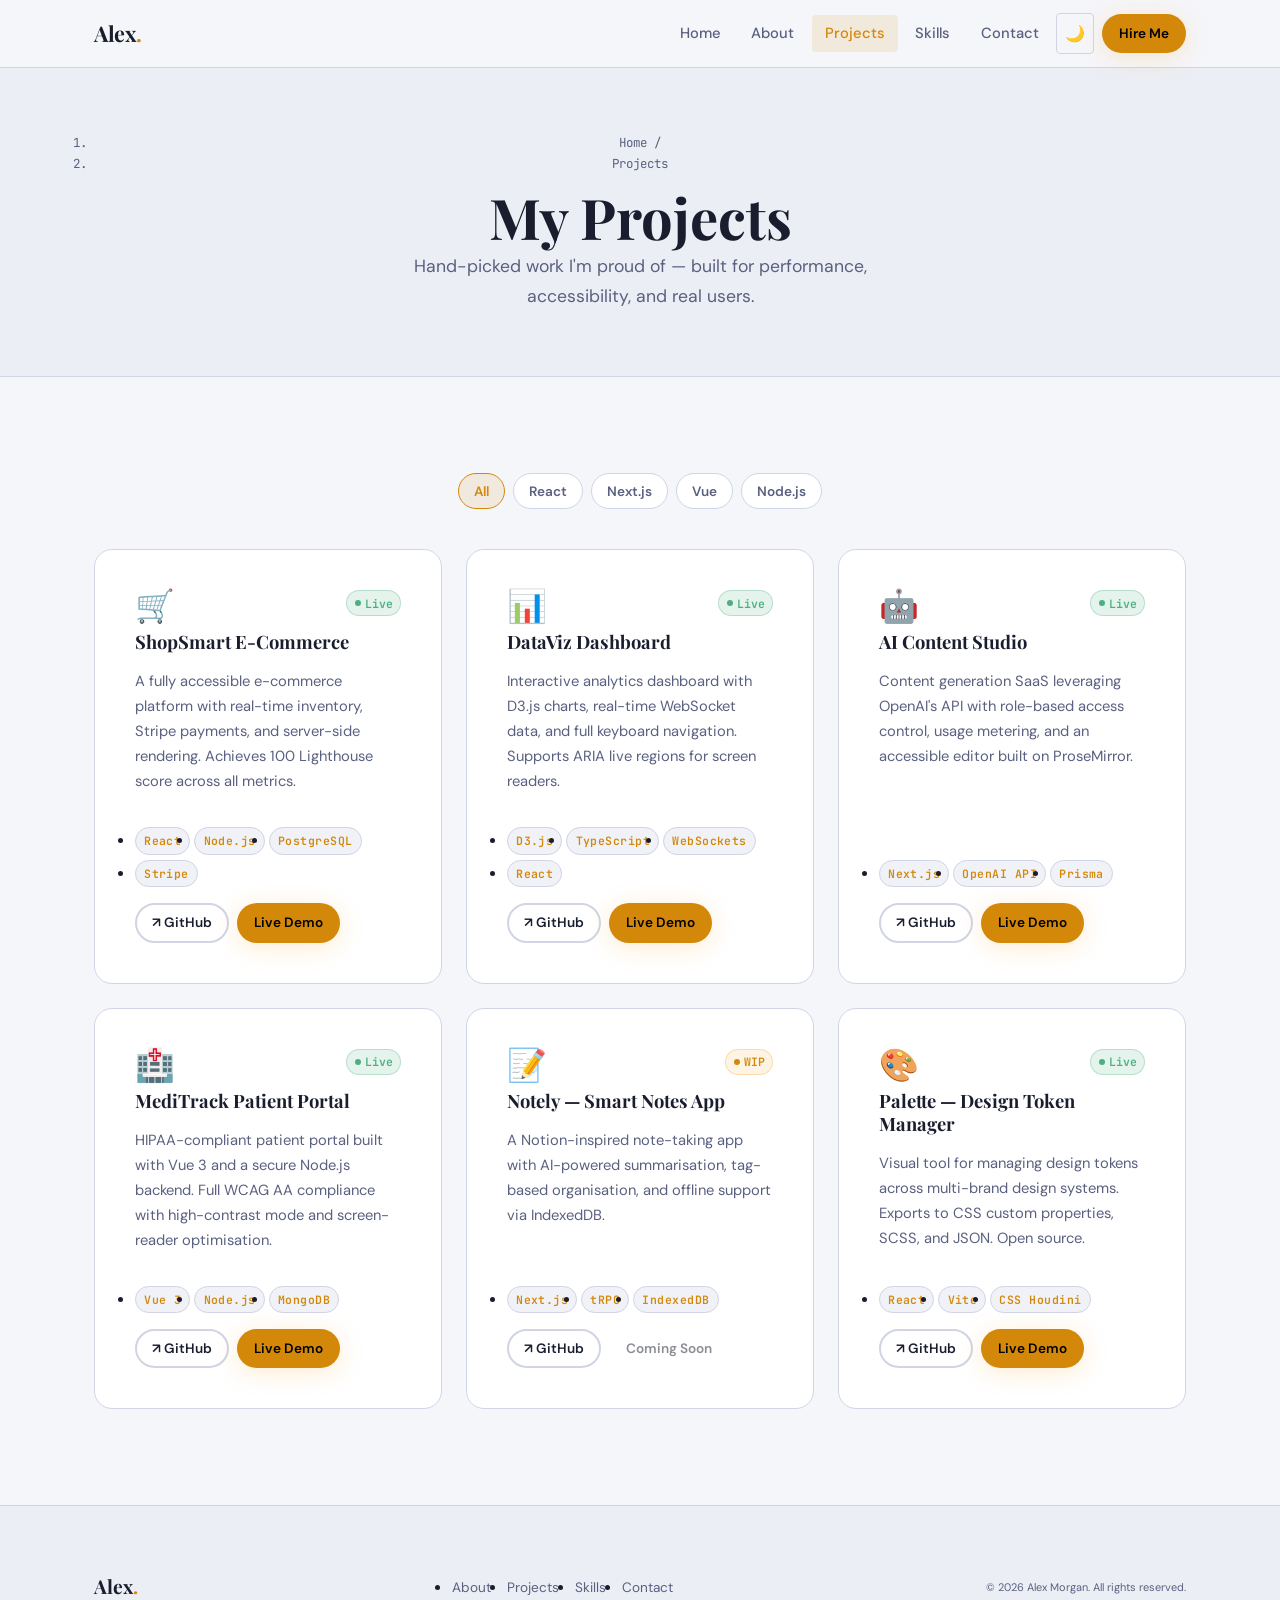
<file: projects.html>
<!DOCTYPE html>
<html lang="en" data-theme="dark">
<head>
  <meta charset="UTF-8" />
  <meta name="viewport" content="width=device-width, initial-scale=1.0" />
  <meta http-equiv="X-UA-Compatible" content="IE=edge" />

  <!-- ─── SEO ─── -->
  <title>Projects — Alex Morgan | Frontend Developer</title>
  <meta name="description" content="Explore Alex Morgan's portfolio of accessible, high-performance web projects — from e-commerce platforms to AI-powered tools." />
  <meta name="keywords" content="web projects, portfolio, React, Next.js, frontend, accessible apps, GitHub" />
  <meta name="author" content="Alex Morgan" />
  <link rel="canonical" href="https://alexmorgan.dev/projects.html" />

  <!-- Open Graph -->
  <meta property="og:type"        content="website" />
  <meta property="og:url"         content="https://alexmorgan.dev/projects.html" />
  <meta property="og:title"       content="Projects — Alex Morgan" />
  <meta property="og:description" content="A curated collection of accessible, performant web applications." />
  <meta property="og:image"       content="https://alexmorgan.dev/images/og-cover.png" />

  <!-- Twitter Card -->
  <meta name="twitter:card"        content="summary_large_image" />
  <meta name="twitter:title"       content="Projects — Alex Morgan" />
  <meta name="twitter:description" content="A curated collection of accessible, performant web applications." />
  <meta name="twitter:image"       content="https://alexmorgan.dev/images/og-cover.png" />

  <!-- Fonts -->
  <link rel="preconnect" href="https://fonts.googleapis.com" />
  <link rel="preconnect" href="https://fonts.gstatic.com" crossorigin />
  <link href="https://fonts.googleapis.com/css2?family=Playfair+Display:wght@700;800&family=DM+Sans:wght@400;500;600&family=JetBrains+Mono:wght@500;600&display=swap" rel="stylesheet" />

  <link rel="stylesheet" href="css/style.css" />

  <style>
    /* Filter bar */
    .filter-bar {
      display: flex;
      flex-wrap: wrap;
      gap: .5rem;
      margin-bottom: 2.5rem;
      justify-content: center;
    }
    .filter-btn {
      background: var(--color-surface);
      border: 1px solid var(--color-border);
      border-radius: var(--radius-pill);
      padding: .4em 1.1em;
      font-size: .85rem;
      font-weight: 600;
      font-family: var(--font-body);
      color: var(--color-text-muted);
      cursor: pointer;
      transition: border-color var(--transition-fast), color var(--transition-fast), background-color var(--transition-fast);
    }
    .filter-btn:hover,
    .filter-btn[aria-pressed="true"] {
      border-color: var(--color-accent);
      color: var(--color-accent);
      background-color: var(--color-accent-glow);
    }

    /* Status badge */
    .status-badge {
      display: inline-flex;
      align-items: center;
      gap: 4px;
      font-family: var(--font-mono);
      font-size: .72rem;
      font-weight: 600;
      padding: .2em .65em;
      border-radius: var(--radius-pill);
    }
    .status-badge--live {
      background: rgba(76,175,130,.15);
      color: #4caf82;
      border: 1px solid rgba(76,175,130,.3);
    }
    .status-badge--wip {
      background: rgba(245,166,35,.12);
      color: var(--color-accent);
      border: 1px solid rgba(245,166,35,.3);
    }
    .status-dot {
      width: 6px; height: 6px;
      border-radius: 50%;
      background: currentColor;
      display: inline-block;
    }
  </style>
</head>
<body>

  <a class="skip-link" href="#main-content">Skip to main content</a>

  <!-- HEADER -->
  <header class="site-header" role="banner">
    <div class="container">
      <a class="nav-logo" href="index.html" aria-label="Alex Morgan – Home">Alex<span>.</span></a>
      <nav class="site-nav" id="site-nav" aria-label="Primary navigation">
        <ul class="nav-list" role="list">
          <li><a class="nav-link" href="index.html">Home</a></li>
          <li><a class="nav-link" href="about.html">About</a></li>
          <li><a class="nav-link" href="projects.html" aria-current="page">Projects</a></li>
          <li><a class="nav-link" href="skills.html">Skills</a></li>
          <li><a class="nav-link" href="contact.html">Contact</a></li>
        </ul>
        <div class="nav-actions">
          <button class="theme-toggle" id="theme-toggle" aria-label="Switch to light mode" title="Toggle colour theme">☀️</button>
          <a class="btn btn--primary btn--sm" href="contact.html">Hire Me</a>
        </div>
        <button class="nav-toggle" id="nav-toggle" aria-expanded="false" aria-controls="site-nav" aria-label="Open navigation menu">
          <span aria-hidden="true"></span>
          <span aria-hidden="true"></span>
          <span aria-hidden="true"></span>
        </button>
      </nav>
    </div>
  </header>

  <!-- MAIN -->
  <main id="main-content">

    <!-- Page Hero -->
    <div class="page-hero" role="region" aria-label="Page title">
      <div class="container">
        <nav aria-label="Breadcrumb">
          <ol class="page-hero__breadcrumb" role="list">
            <li><a href="index.html">Home</a> /</li>
            <li aria-current="page">Projects</li>
          </ol>
        </nav>
        <h1>My Projects</h1>
        <p class="section__subtitle">Hand-picked work I'm proud of — built for performance, accessibility, and real users.</p>
      </div>
    </div>

    <!-- ══ ALL PROJECTS ══ -->
    <section class="section" aria-labelledby="projects-heading">
      <div class="container">
        <h2 class="visually-hidden" id="projects-heading">All projects</h2>

        <!-- Filter buttons -->
        <div class="filter-bar" role="group" aria-label="Filter projects by technology">
          <button class="filter-btn" aria-pressed="true"  data-filter="all">All</button>
          <button class="filter-btn" aria-pressed="false" data-filter="react">React</button>
          <button class="filter-btn" aria-pressed="false" data-filter="nextjs">Next.js</button>
          <button class="filter-btn" aria-pressed="false" data-filter="vue">Vue</button>
          <button class="filter-btn" aria-pressed="false" data-filter="node">Node.js</button>
        </div>

        <!-- Projects grid -->
        <div class="projects-grid" id="projects-grid" aria-live="polite" aria-atomic="true">

          <!-- Project 1 -->
          <article class="project-card animate-fade-up animate-delay-1" data-tags="react node">
            <header>
              <div style="display:flex; justify-content:space-between; align-items:flex-start; margin-bottom:.5rem;">
                <div class="project-card__icon" aria-hidden="true">🛒</div>
                <span class="status-badge status-badge--live" aria-label="Status: Live">
                  <span class="status-dot" aria-hidden="true"></span>Live
                </span>
              </div>
              <h3 class="project-card__title">ShopSmart E-Commerce</h3>
            </header>
            <p class="project-card__description">
              A fully accessible e-commerce platform with real-time inventory, Stripe payments,
              and server-side rendering. Achieves 100 Lighthouse score across all metrics.
            </p>
            <ul class="project-card__tags" aria-label="Technologies used">
              <li><span class="tag">React</span></li>
              <li><span class="tag">Node.js</span></li>
              <li><span class="tag">PostgreSQL</span></li>
              <li><span class="tag">Stripe</span></li>
            </ul>
            <div class="project-card__actions">
              <a class="btn btn--outline btn--sm" href="https://github.com/alexmorgan/shopsmart"
                 target="_blank" rel="noopener noreferrer"
                 aria-label="ShopSmart source code on GitHub (opens in new tab)">
                ↗ GitHub
              </a>
              <a class="btn btn--primary btn--sm" href="https://shopsmart.demo.com"
                 target="_blank" rel="noopener noreferrer"
                 aria-label="ShopSmart live demo (opens in new tab)">
                Live Demo
              </a>
            </div>
          </article>

          <!-- Project 2 -->
          <article class="project-card animate-fade-up animate-delay-2" data-tags="react node">
            <header>
              <div style="display:flex; justify-content:space-between; align-items:flex-start; margin-bottom:.5rem;">
                <div class="project-card__icon" aria-hidden="true">📊</div>
                <span class="status-badge status-badge--live" aria-label="Status: Live">
                  <span class="status-dot" aria-hidden="true"></span>Live
                </span>
              </div>
              <h3 class="project-card__title">DataViz Dashboard</h3>
            </header>
            <p class="project-card__description">
              Interactive analytics dashboard with D3.js charts, real-time WebSocket data,
              and full keyboard navigation. Supports ARIA live regions for screen readers.
            </p>
            <ul class="project-card__tags" aria-label="Technologies used">
              <li><span class="tag">D3.js</span></li>
              <li><span class="tag">TypeScript</span></li>
              <li><span class="tag">WebSockets</span></li>
              <li><span class="tag">React</span></li>
            </ul>
            <div class="project-card__actions">
              <a class="btn btn--outline btn--sm" href="https://github.com/alexmorgan/dataviz"
                 target="_blank" rel="noopener noreferrer"
                 aria-label="DataViz Dashboard source code on GitHub (opens in new tab)">
                ↗ GitHub
              </a>
              <a class="btn btn--primary btn--sm" href="https://dataviz.demo.com"
                 target="_blank" rel="noopener noreferrer"
                 aria-label="DataViz Dashboard live demo (opens in new tab)">
                Live Demo
              </a>
            </div>
          </article>

          <!-- Project 3 -->
          <article class="project-card animate-fade-up animate-delay-3" data-tags="nextjs">
            <header>
              <div style="display:flex; justify-content:space-between; align-items:flex-start; margin-bottom:.5rem;">
                <div class="project-card__icon" aria-hidden="true">🤖</div>
                <span class="status-badge status-badge--live" aria-label="Status: Live">
                  <span class="status-dot" aria-hidden="true"></span>Live
                </span>
              </div>
              <h3 class="project-card__title">AI Content Studio</h3>
            </header>
            <p class="project-card__description">
              Content generation SaaS leveraging OpenAI's API with role-based access control,
              usage metering, and an accessible editor built on ProseMirror.
            </p>
            <ul class="project-card__tags" aria-label="Technologies used">
              <li><span class="tag">Next.js</span></li>
              <li><span class="tag">OpenAI API</span></li>
              <li><span class="tag">Prisma</span></li>
            </ul>
            <div class="project-card__actions">
              <a class="btn btn--outline btn--sm" href="https://github.com/alexmorgan/ai-studio"
                 target="_blank" rel="noopener noreferrer"
                 aria-label="AI Content Studio source code on GitHub (opens in new tab)">
                ↗ GitHub
              </a>
              <a class="btn btn--primary btn--sm" href="https://aistudio.demo.com"
                 target="_blank" rel="noopener noreferrer"
                 aria-label="AI Content Studio live demo (opens in new tab)">
                Live Demo
              </a>
            </div>
          </article>

          <!-- Project 4 -->
          <article class="project-card animate-fade-up" data-tags="vue node">
            <header>
              <div style="display:flex; justify-content:space-between; align-items:flex-start; margin-bottom:.5rem;">
                <div class="project-card__icon" aria-hidden="true">🏥</div>
                <span class="status-badge status-badge--live" aria-label="Status: Live">
                  <span class="status-dot" aria-hidden="true"></span>Live
                </span>
              </div>
              <h3 class="project-card__title">MediTrack Patient Portal</h3>
            </header>
            <p class="project-card__description">
              HIPAA-compliant patient portal built with Vue 3 and a secure Node.js backend.
              Full WCAG AA compliance with high-contrast mode and screen-reader optimisation.
            </p>
            <ul class="project-card__tags" aria-label="Technologies used">
              <li><span class="tag">Vue 3</span></li>
              <li><span class="tag">Node.js</span></li>
              <li><span class="tag">MongoDB</span></li>
            </ul>
            <div class="project-card__actions">
              <a class="btn btn--outline btn--sm" href="https://github.com/alexmorgan/meditrack"
                 target="_blank" rel="noopener noreferrer"
                 aria-label="MediTrack source code on GitHub (opens in new tab)">
                ↗ GitHub
              </a>
              <a class="btn btn--primary btn--sm" href="https://meditrack.demo.com"
                 target="_blank" rel="noopener noreferrer"
                 aria-label="MediTrack live demo (opens in new tab)">
                Live Demo
              </a>
            </div>
          </article>

          <!-- Project 5 -->
          <article class="project-card animate-fade-up" data-tags="nextjs node">
            <header>
              <div style="display:flex; justify-content:space-between; align-items:flex-start; margin-bottom:.5rem;">
                <div class="project-card__icon" aria-hidden="true">📝</div>
                <span class="status-badge status-badge--wip" aria-label="Status: Work in progress">
                  <span class="status-dot" aria-hidden="true"></span>WIP
                </span>
              </div>
              <h3 class="project-card__title">Notely — Smart Notes App</h3>
            </header>
            <p class="project-card__description">
              A Notion-inspired note-taking app with AI-powered summarisation, tag-based
              organisation, and offline support via IndexedDB.
            </p>
            <ul class="project-card__tags" aria-label="Technologies used">
              <li><span class="tag">Next.js</span></li>
              <li><span class="tag">tRPC</span></li>
              <li><span class="tag">IndexedDB</span></li>
            </ul>
            <div class="project-card__actions">
              <a class="btn btn--outline btn--sm" href="https://github.com/alexmorgan/notely"
                 target="_blank" rel="noopener noreferrer"
                 aria-label="Notely source code on GitHub (opens in new tab)">
                ↗ GitHub
              </a>
              <span class="btn btn--sm" style="opacity:.5; cursor:not-allowed;" aria-disabled="true">Coming Soon</span>
            </div>
          </article>

          <!-- Project 6 -->
          <article class="project-card animate-fade-up" data-tags="react">
            <header>
              <div style="display:flex; justify-content:space-between; align-items:flex-start; margin-bottom:.5rem;">
                <div class="project-card__icon" aria-hidden="true">🎨</div>
                <span class="status-badge status-badge--live" aria-label="Status: Live">
                  <span class="status-dot" aria-hidden="true"></span>Live
                </span>
              </div>
              <h3 class="project-card__title">Palette — Design Token Manager</h3>
            </header>
            <p class="project-card__description">
              Visual tool for managing design tokens across multi-brand design systems.
              Exports to CSS custom properties, SCSS, and JSON. Open source.
            </p>
            <ul class="project-card__tags" aria-label="Technologies used">
              <li><span class="tag">React</span></li>
              <li><span class="tag">Vite</span></li>
              <li><span class="tag">CSS Houdini</span></li>
            </ul>
            <div class="project-card__actions">
              <a class="btn btn--outline btn--sm" href="https://github.com/alexmorgan/palette"
                 target="_blank" rel="noopener noreferrer"
                 aria-label="Palette source code on GitHub (opens in new tab)">
                ↗ GitHub
              </a>
              <a class="btn btn--primary btn--sm" href="https://palette.demo.com"
                 target="_blank" rel="noopener noreferrer"
                 aria-label="Palette live demo (opens in new tab)">
                Live Demo
              </a>
            </div>
          </article>

        </div><!-- /projects-grid -->
      </div>
    </section>

  </main>

  <!-- FOOTER -->
  <footer class="site-footer" role="contentinfo">
    <div class="container">
      <div class="footer-inner">
        <a class="footer-brand" href="index.html" aria-label="Alex Morgan – Back to home">Alex<span>.</span></a>
        <nav aria-label="Footer navigation">
          <ul class="footer-nav" role="list">
            <li><a href="about.html">About</a></li>
            <li><a href="projects.html">Projects</a></li>
            <li><a href="skills.html">Skills</a></li>
            <li><a href="contact.html">Contact</a></li>
          </ul>
        </nav>
        <p class="footer-copy"><small>&copy; <span id="year"></span> Alex Morgan. All rights reserved.</small></p>
      </div>
    </div>
  </footer>

  <script>document.getElementById('year').textContent = new Date().getFullYear();</script>
  <script src="js/script.js"></script>
  <script>
    /* ─── Project filter logic ─── */
    const filterBtns = document.querySelectorAll('.filter-btn');
    const cards      = document.querySelectorAll('#projects-grid .project-card');

    filterBtns.forEach(btn => {
      btn.addEventListener('click', () => {
        const filter = btn.dataset.filter;

        // Update aria-pressed
        filterBtns.forEach(b => b.setAttribute('aria-pressed', 'false'));
        btn.setAttribute('aria-pressed', 'true');

        // Show/hide cards
        cards.forEach(card => {
          const tags = card.dataset.tags || '';
          const show = filter === 'all' || tags.includes(filter);
          card.style.display = show ? '' : 'none';
        });
      });
    });
  </script>
</body>
</html>
</file>
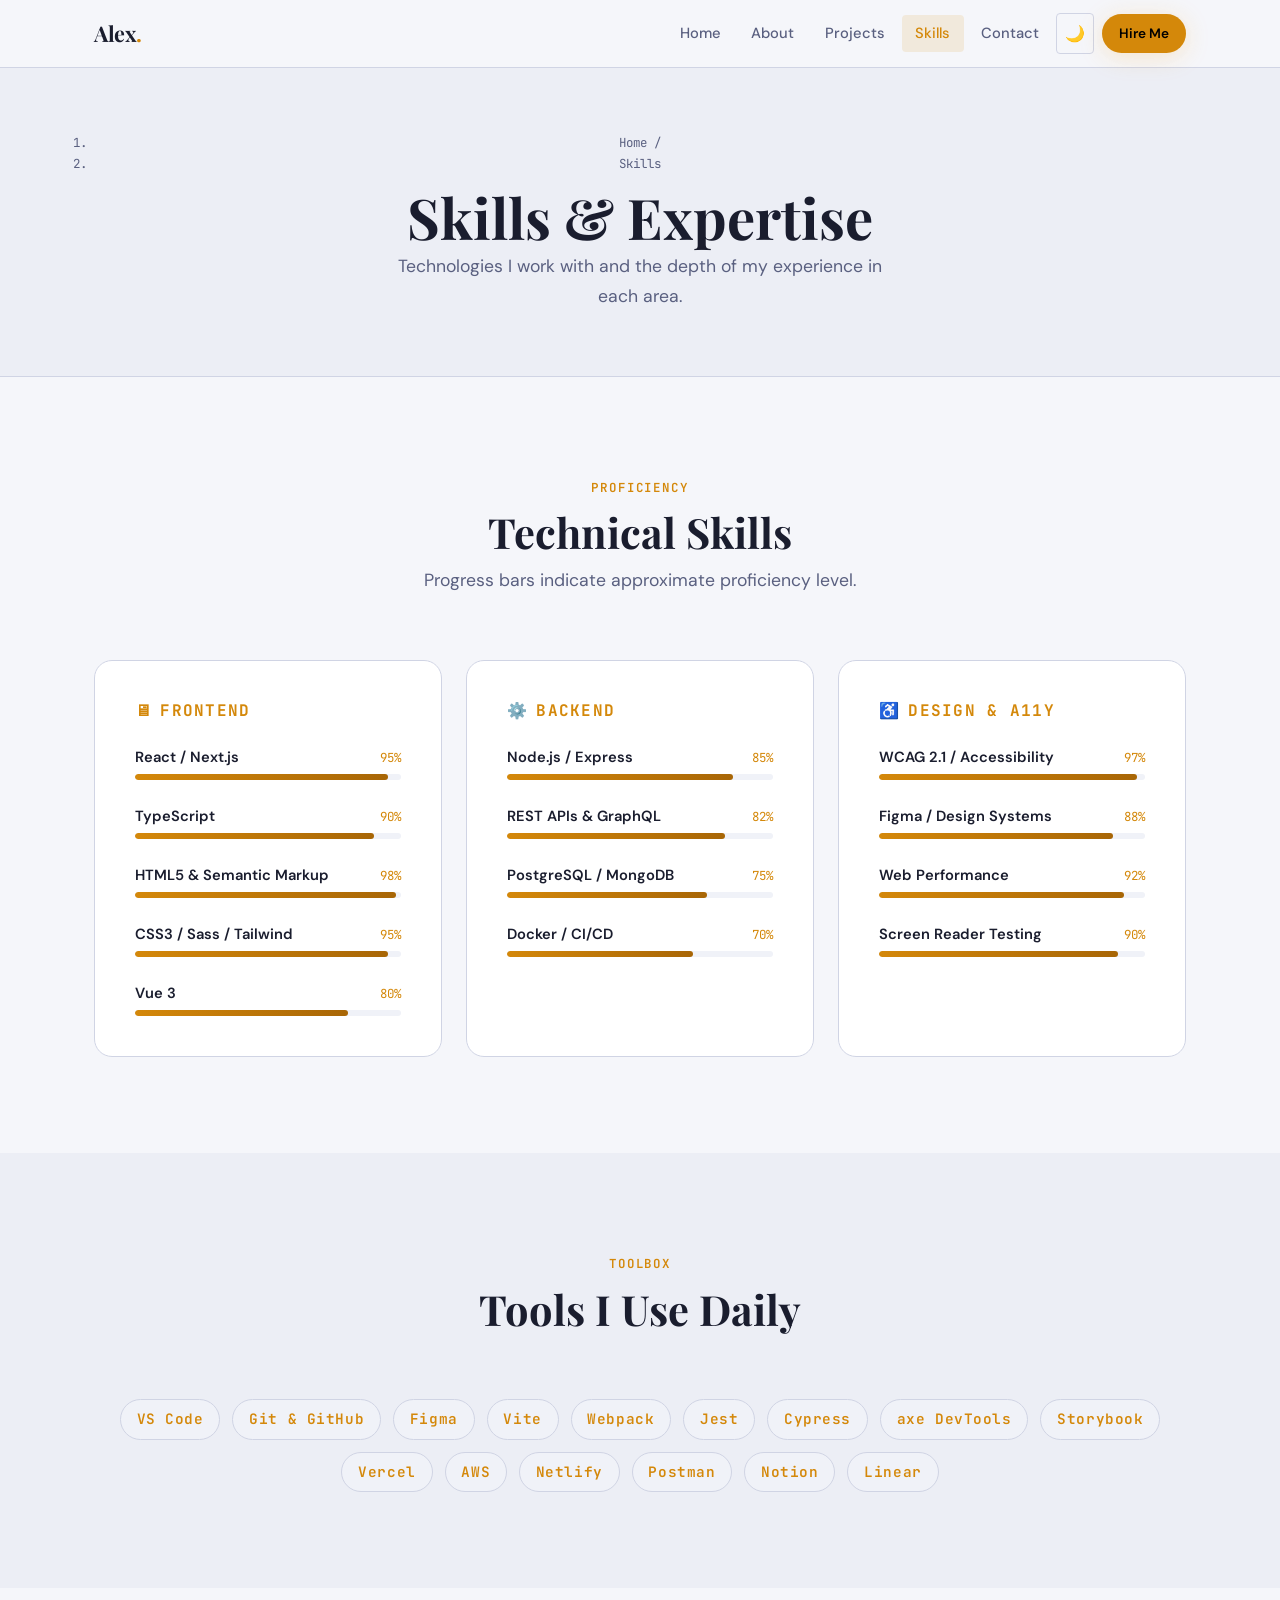
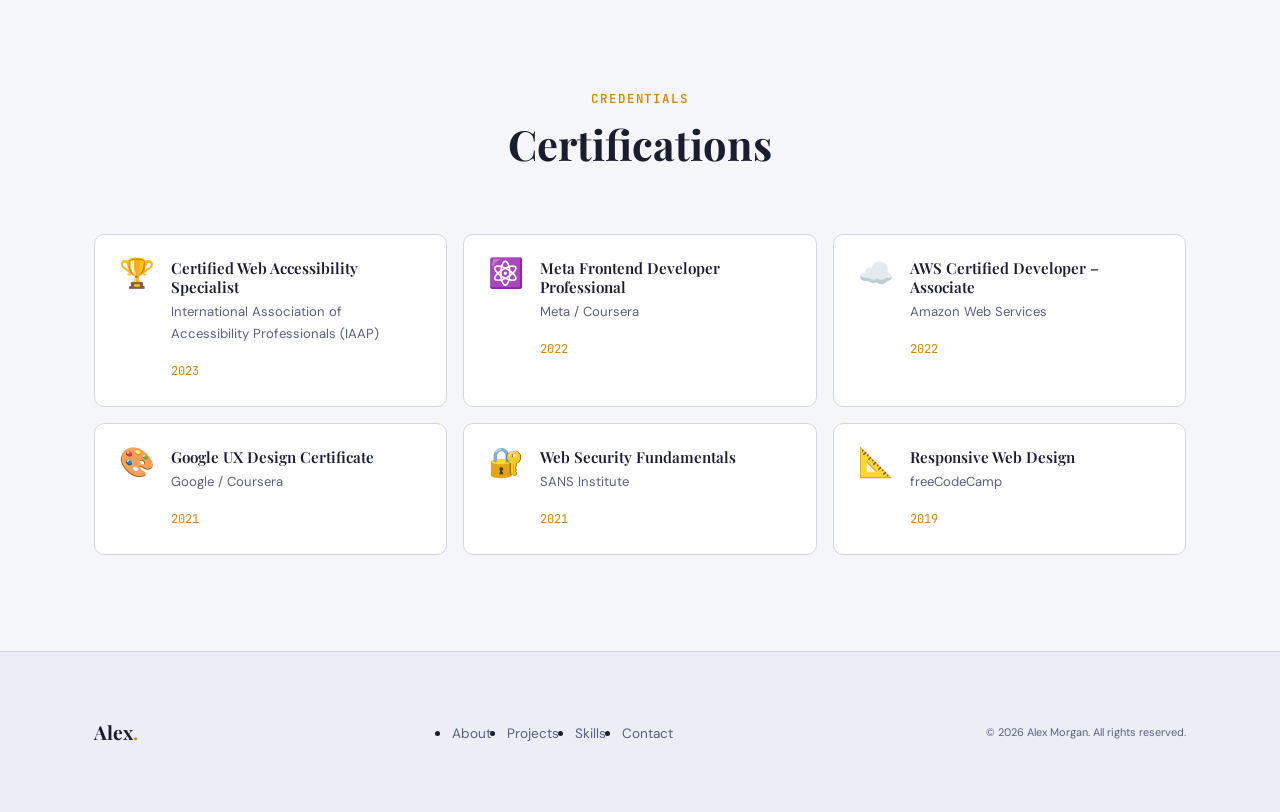
<file: skills.html>
<!DOCTYPE html>
<html lang="en" data-theme="dark">
<head>
  <meta charset="UTF-8" />
  <meta name="viewport" content="width=device-width, initial-scale=1.0" />
  <meta http-equiv="X-UA-Compatible" content="IE=edge" />

  <!-- SEO -->
  <title>Skills — Alex Morgan | Frontend Developer</title>
  <meta name="description" content="Alex Morgan's technical skills — React, TypeScript, Node.js, accessibility engineering, UI design, and more." />
  <meta name="keywords" content="frontend skills, React, TypeScript, Node.js, CSS, accessibility, web performance" />
  <meta name="author" content="Alex Morgan" />
  <link rel="canonical" href="https://alexmorgan.dev/skills.html" />

  <!-- Open Graph -->
  <meta property="og:type"        content="website" />
  <meta property="og:url"         content="https://alexmorgan.dev/skills.html" />
  <meta property="og:title"       content="Skills — Alex Morgan" />
  <meta property="og:description" content="Technical skills in React, TypeScript, Node.js, accessibility, and more." />
  <meta property="og:image"       content="https://alexmorgan.dev/images/og-cover.png" />

  <!-- Twitter Card -->
  <meta name="twitter:card"        content="summary_large_image" />
  <meta name="twitter:title"       content="Skills — Alex Morgan" />
  <meta name="twitter:description" content="Technical skills in React, TypeScript, Node.js, accessibility, and more." />
  <meta name="twitter:image"       content="https://alexmorgan.dev/images/og-cover.png" />

  <!-- Fonts -->
  <link rel="preconnect" href="https://fonts.googleapis.com" />
  <link rel="preconnect" href="https://fonts.gstatic.com" crossorigin />
  <link href="https://fonts.googleapis.com/css2?family=Playfair+Display:wght@700;800&family=DM+Sans:wght@400;500;600&family=JetBrains+Mono:wght@500;600&display=swap" rel="stylesheet" />

  <link rel="stylesheet" href="css/style.css" />
</head>
<body>

  <a class="skip-link" href="#main-content">Skip to main content</a>

  <!-- HEADER -->
  <header class="site-header" role="banner">
    <div class="container">
      <a class="nav-logo" href="index.html" aria-label="Alex Morgan – Home">Alex<span>.</span></a>
      <nav class="site-nav" id="site-nav" aria-label="Primary navigation">
        <ul class="nav-list" role="list">
          <li><a class="nav-link" href="index.html">Home</a></li>
          <li><a class="nav-link" href="about.html">About</a></li>
          <li><a class="nav-link" href="projects.html">Projects</a></li>
          <li><a class="nav-link" href="skills.html" aria-current="page">Skills</a></li>
          <li><a class="nav-link" href="contact.html">Contact</a></li>
        </ul>
        <div class="nav-actions">
          <button class="theme-toggle" id="theme-toggle" aria-label="Switch to light mode" title="Toggle colour theme">☀️</button>
          <a class="btn btn--primary btn--sm" href="contact.html">Hire Me</a>
        </div>
        <button class="nav-toggle" id="nav-toggle" aria-expanded="false" aria-controls="site-nav" aria-label="Open navigation menu">
          <span aria-hidden="true"></span>
          <span aria-hidden="true"></span>
          <span aria-hidden="true"></span>
        </button>
      </nav>
    </div>
  </header>

  <!-- MAIN -->
  <main id="main-content">

    <!-- Page Hero -->
    <div class="page-hero" role="region" aria-label="Page title">
      <div class="container">
        <nav aria-label="Breadcrumb">
          <ol class="page-hero__breadcrumb" role="list">
            <li><a href="index.html">Home</a> /</li>
            <li aria-current="page">Skills</li>
          </ol>
        </nav>
        <h1>Skills & Expertise</h1>
        <p class="section__subtitle">Technologies I work with and the depth of my experience in each area.</p>
      </div>
    </div>

    <!-- ══ TECHNICAL SKILLS ══ -->
    <section class="section" aria-labelledby="skills-heading">
      <div class="container">
        <header class="section__header">
          <span class="section__eyebrow">Proficiency</span>
          <h2 id="skills-heading" class="section__title">Technical Skills</h2>
          <p class="section__subtitle">Progress bars indicate approximate proficiency level.</p>
        </header>

        <div class="skills-categories">

          <!-- Frontend -->
          <article class="skill-category animate-fade-up animate-delay-1">
            <h3 class="skill-category__title">
              <span aria-hidden="true">🖥</span> Frontend
            </h3>

            <div class="skill-item">
              <div class="skill-item__header">
                <span class="skill-item__name">React / Next.js</span>
                <span class="skill-item__level" aria-hidden="true">95%</span>
              </div>
              <div class="skill-bar" role="progressbar"
                   aria-valuenow="95" aria-valuemin="0" aria-valuemax="100"
                   aria-label="React / Next.js proficiency: 95 out of 100">
                <div class="skill-bar__fill" style="width:95%"></div>
              </div>
            </div>

            <div class="skill-item">
              <div class="skill-item__header">
                <span class="skill-item__name">TypeScript</span>
                <span class="skill-item__level" aria-hidden="true">90%</span>
              </div>
              <div class="skill-bar" role="progressbar"
                   aria-valuenow="90" aria-valuemin="0" aria-valuemax="100"
                   aria-label="TypeScript proficiency: 90 out of 100">
                <div class="skill-bar__fill" style="width:90%"></div>
              </div>
            </div>

            <div class="skill-item">
              <div class="skill-item__header">
                <span class="skill-item__name">HTML5 & Semantic Markup</span>
                <span class="skill-item__level" aria-hidden="true">98%</span>
              </div>
              <div class="skill-bar" role="progressbar"
                   aria-valuenow="98" aria-valuemin="0" aria-valuemax="100"
                   aria-label="HTML5 and semantic markup proficiency: 98 out of 100">
                <div class="skill-bar__fill" style="width:98%"></div>
              </div>
            </div>

            <div class="skill-item">
              <div class="skill-item__header">
                <span class="skill-item__name">CSS3 / Sass / Tailwind</span>
                <span class="skill-item__level" aria-hidden="true">95%</span>
              </div>
              <div class="skill-bar" role="progressbar"
                   aria-valuenow="95" aria-valuemin="0" aria-valuemax="100"
                   aria-label="CSS3 / Sass / Tailwind proficiency: 95 out of 100">
                <div class="skill-bar__fill" style="width:95%"></div>
              </div>
            </div>

            <div class="skill-item">
              <div class="skill-item__header">
                <span class="skill-item__name">Vue 3</span>
                <span class="skill-item__level" aria-hidden="true">80%</span>
              </div>
              <div class="skill-bar" role="progressbar"
                   aria-valuenow="80" aria-valuemin="0" aria-valuemax="100"
                   aria-label="Vue 3 proficiency: 80 out of 100">
                <div class="skill-bar__fill" style="width:80%"></div>
              </div>
            </div>
          </article>

          <!-- Backend -->
          <article class="skill-category animate-fade-up animate-delay-2">
            <h3 class="skill-category__title">
              <span aria-hidden="true">⚙️</span> Backend
            </h3>

            <div class="skill-item">
              <div class="skill-item__header">
                <span class="skill-item__name">Node.js / Express</span>
                <span class="skill-item__level" aria-hidden="true">85%</span>
              </div>
              <div class="skill-bar" role="progressbar"
                   aria-valuenow="85" aria-valuemin="0" aria-valuemax="100"
                   aria-label="Node.js / Express proficiency: 85 out of 100">
                <div class="skill-bar__fill" style="width:85%"></div>
              </div>
            </div>

            <div class="skill-item">
              <div class="skill-item__header">
                <span class="skill-item__name">REST APIs & GraphQL</span>
                <span class="skill-item__level" aria-hidden="true">82%</span>
              </div>
              <div class="skill-bar" role="progressbar"
                   aria-valuenow="82" aria-valuemin="0" aria-valuemax="100"
                   aria-label="REST APIs and GraphQL proficiency: 82 out of 100">
                <div class="skill-bar__fill" style="width:82%"></div>
              </div>
            </div>

            <div class="skill-item">
              <div class="skill-item__header">
                <span class="skill-item__name">PostgreSQL / MongoDB</span>
                <span class="skill-item__level" aria-hidden="true">75%</span>
              </div>
              <div class="skill-bar" role="progressbar"
                   aria-valuenow="75" aria-valuemin="0" aria-valuemax="100"
                   aria-label="PostgreSQL / MongoDB proficiency: 75 out of 100">
                <div class="skill-bar__fill" style="width:75%"></div>
              </div>
            </div>

            <div class="skill-item">
              <div class="skill-item__header">
                <span class="skill-item__name">Docker / CI/CD</span>
                <span class="skill-item__level" aria-hidden="true">70%</span>
              </div>
              <div class="skill-bar" role="progressbar"
                   aria-valuenow="70" aria-valuemin="0" aria-valuemax="100"
                   aria-label="Docker / CI/CD proficiency: 70 out of 100">
                <div class="skill-bar__fill" style="width:70%"></div>
              </div>
            </div>
          </article>

          <!-- Design & Accessibility -->
          <article class="skill-category animate-fade-up animate-delay-3">
            <h3 class="skill-category__title">
              <span aria-hidden="true">♿</span> Design & A11y
            </h3>

            <div class="skill-item">
              <div class="skill-item__header">
                <span class="skill-item__name">WCAG 2.1 / Accessibility</span>
                <span class="skill-item__level" aria-hidden="true">97%</span>
              </div>
              <div class="skill-bar" role="progressbar"
                   aria-valuenow="97" aria-valuemin="0" aria-valuemax="100"
                   aria-label="WCAG 2.1 accessibility proficiency: 97 out of 100">
                <div class="skill-bar__fill" style="width:97%"></div>
              </div>
            </div>

            <div class="skill-item">
              <div class="skill-item__header">
                <span class="skill-item__name">Figma / Design Systems</span>
                <span class="skill-item__level" aria-hidden="true">88%</span>
              </div>
              <div class="skill-bar" role="progressbar"
                   aria-valuenow="88" aria-valuemin="0" aria-valuemax="100"
                   aria-label="Figma and design systems proficiency: 88 out of 100">
                <div class="skill-bar__fill" style="width:88%"></div>
              </div>
            </div>

            <div class="skill-item">
              <div class="skill-item__header">
                <span class="skill-item__name">Web Performance</span>
                <span class="skill-item__level" aria-hidden="true">92%</span>
              </div>
              <div class="skill-bar" role="progressbar"
                   aria-valuenow="92" aria-valuemin="0" aria-valuemax="100"
                   aria-label="Web performance proficiency: 92 out of 100">
                <div class="skill-bar__fill" style="width:92%"></div>
              </div>
            </div>

            <div class="skill-item">
              <div class="skill-item__header">
                <span class="skill-item__name">Screen Reader Testing</span>
                <span class="skill-item__level" aria-hidden="true">90%</span>
              </div>
              <div class="skill-bar" role="progressbar"
                   aria-valuenow="90" aria-valuemin="0" aria-valuemax="100"
                   aria-label="Screen reader testing proficiency: 90 out of 100">
                <div class="skill-bar__fill" style="width:90%"></div>
              </div>
            </div>
          </article>

        </div><!-- /skills-categories -->
      </div>
    </section>

    <!-- ══ TOOLS & TECHNOLOGIES ══ -->
    <section class="section section--alt" aria-labelledby="tools-heading">
      <div class="container">
        <header class="section__header">
          <span class="section__eyebrow">Toolbox</span>
          <h2 id="tools-heading" class="section__title">Tools I Use Daily</h2>
        </header>

        <div style="display:flex; flex-wrap:wrap; gap:.75rem; justify-content:center;" role="list" aria-label="Tools and technologies">
          <span class="tag" role="listitem" style="font-size:.9rem; padding:.5em 1.1em;">VS Code</span>
          <span class="tag" role="listitem" style="font-size:.9rem; padding:.5em 1.1em;">Git & GitHub</span>
          <span class="tag" role="listitem" style="font-size:.9rem; padding:.5em 1.1em;">Figma</span>
          <span class="tag" role="listitem" style="font-size:.9rem; padding:.5em 1.1em;">Vite</span>
          <span class="tag" role="listitem" style="font-size:.9rem; padding:.5em 1.1em;">Webpack</span>
          <span class="tag" role="listitem" style="font-size:.9rem; padding:.5em 1.1em;">Jest</span>
          <span class="tag" role="listitem" style="font-size:.9rem; padding:.5em 1.1em;">Cypress</span>
          <span class="tag" role="listitem" style="font-size:.9rem; padding:.5em 1.1em;">axe DevTools</span>
          <span class="tag" role="listitem" style="font-size:.9rem; padding:.5em 1.1em;">Storybook</span>
          <span class="tag" role="listitem" style="font-size:.9rem; padding:.5em 1.1em;">Vercel</span>
          <span class="tag" role="listitem" style="font-size:.9rem; padding:.5em 1.1em;">AWS</span>
          <span class="tag" role="listitem" style="font-size:.9rem; padding:.5em 1.1em;">Netlify</span>
          <span class="tag" role="listitem" style="font-size:.9rem; padding:.5em 1.1em;">Postman</span>
          <span class="tag" role="listitem" style="font-size:.9rem; padding:.5em 1.1em;">Notion</span>
          <span class="tag" role="listitem" style="font-size:.9rem; padding:.5em 1.1em;">Linear</span>
        </div>
      </div>
    </section>

    <!-- ══ CERTIFICATIONS ══ -->
    <section class="section" aria-labelledby="certs-heading">
      <div class="container">
        <header class="section__header">
          <span class="section__eyebrow">Credentials</span>
          <h2 id="certs-heading" class="section__title">Certifications</h2>
        </header>

        <div class="certs-grid">

          <article class="cert-card animate-fade-up animate-delay-1">
            <div class="cert-card__icon" aria-hidden="true">🏆</div>
            <div>
              <h3 class="cert-card__name">Certified Web Accessibility Specialist</h3>
              <p class="cert-card__issuer">International Association of Accessibility Professionals (IAAP)</p>
              <p class="cert-card__year"><time datetime="2023">2023</time></p>
            </div>
          </article>

          <article class="cert-card animate-fade-up animate-delay-2">
            <div class="cert-card__icon" aria-hidden="true">⚛️</div>
            <div>
              <h3 class="cert-card__name">Meta Frontend Developer Professional</h3>
              <p class="cert-card__issuer">Meta / Coursera</p>
              <p class="cert-card__year"><time datetime="2022">2022</time></p>
            </div>
          </article>

          <article class="cert-card animate-fade-up animate-delay-3">
            <div class="cert-card__icon" aria-hidden="true">☁️</div>
            <div>
              <h3 class="cert-card__name">AWS Certified Developer – Associate</h3>
              <p class="cert-card__issuer">Amazon Web Services</p>
              <p class="cert-card__year"><time datetime="2022">2022</time></p>
            </div>
          </article>

          <article class="cert-card animate-fade-up">
            <div class="cert-card__icon" aria-hidden="true">🎨</div>
            <div>
              <h3 class="cert-card__name">Google UX Design Certificate</h3>
              <p class="cert-card__issuer">Google / Coursera</p>
              <p class="cert-card__year"><time datetime="2021">2021</time></p>
            </div>
          </article>

          <article class="cert-card animate-fade-up">
            <div class="cert-card__icon" aria-hidden="true">🔐</div>
            <div>
              <h3 class="cert-card__name">Web Security Fundamentals</h3>
              <p class="cert-card__issuer">SANS Institute</p>
              <p class="cert-card__year"><time datetime="2021">2021</time></p>
            </div>
          </article>

          <article class="cert-card animate-fade-up">
            <div class="cert-card__icon" aria-hidden="true">📐</div>
            <div>
              <h3 class="cert-card__name">Responsive Web Design</h3>
              <p class="cert-card__issuer">freeCodeCamp</p>
              <p class="cert-card__year"><time datetime="2019">2019</time></p>
            </div>
          </article>

        </div>
      </div>
    </section>

  </main>

  <!-- FOOTER -->
  <footer class="site-footer" role="contentinfo">
    <div class="container">
      <div class="footer-inner">
        <a class="footer-brand" href="index.html" aria-label="Alex Morgan – Back to home">Alex<span>.</span></a>
        <nav aria-label="Footer navigation">
          <ul class="footer-nav" role="list">
            <li><a href="about.html">About</a></li>
            <li><a href="projects.html">Projects</a></li>
            <li><a href="skills.html">Skills</a></li>
            <li><a href="contact.html">Contact</a></li>
          </ul>
        </nav>
        <p class="footer-copy"><small>&copy; <span id="year"></span> Alex Morgan. All rights reserved.</small></p>
      </div>
    </div>
  </footer>

  <script>document.getElementById('year').textContent = new Date().getFullYear();</script>
  <script src="js/script.js"></script>
</body>
</html>
</file>
<file: css/style.css>
/* ============================================================
   ACCESSIBLE SEMANTIC PORTFOLIO — style.css
   Author: Portfolio Owner
   Description: Full stylesheet with CSS reset, variables,
                responsive design, dark mode, and accessibility.
   ============================================================ */

/* ─── 1. CSS RESET ─────────────────────────────────────────── */
*, *::before, *::after {
  box-sizing: border-box;
  margin: 0;
  padding: 0;
}

html {
  scroll-behavior: smooth;
  font-size: 100%; /* 16px base */
}

/* Respect user preference for reduced motion */
@media (prefers-reduced-motion: reduce) {
  *, *::before, *::after {
    animation-duration: 0.01ms !important;
    animation-iteration-count: 1 !important;
    transition-duration: 0.01ms !important;
    scroll-behavior: auto !important;
  }
}

img, picture, video, canvas, svg {
  display: block;
  max-width: 100%;
}

input, button, textarea, select {
  font: inherit;
}

p, h1, h2, h3, h4, h5, h6 {
  overflow-wrap: break-word;
}

/* ─── 2. CSS VARIABLES ──────────────────────────────────────── */
:root {
  /* Fonts */
  --font-display: 'Playfair Display', Georgia, serif;
  --font-body: 'DM Sans', 'Segoe UI', sans-serif;
  --font-mono: 'JetBrains Mono', 'Courier New', monospace;

  /* Color Palette — Deep Slate + Amber accent */
  --color-bg:          #0f1117;
  --color-bg-alt:      #181c27;
  --color-surface:     #1e2333;
  --color-surface-2:   #252c3f;
  --color-border:      #2e3650;
  --color-text:        #e8eaf2;
  --color-text-muted:  #8892aa;
  --color-accent:      #f5a623;
  --color-accent-dark: #c8841b;
  --color-accent-glow: rgba(245,166,35,0.18);
  --color-success:     #4caf82;
  --color-error:       #e05252;
  --color-link:        #7eb3ff;

  /* Spacing */
  --space-xs:  0.25rem;
  --space-sm:  0.5rem;
  --space-md:  1rem;
  --space-lg:  1.5rem;
  --space-xl:  2.5rem;
  --space-2xl: 4rem;
  --space-3xl: 6rem;

  /* Border radius */
  --radius-sm: 4px;
  --radius-md: 10px;
  --radius-lg: 18px;
  --radius-pill: 999px;

  /* Shadows */
  --shadow-sm: 0 2px 8px rgba(0,0,0,0.35);
  --shadow-md: 0 6px 24px rgba(0,0,0,0.45);
  --shadow-lg: 0 16px 48px rgba(0,0,0,0.55);
  --shadow-accent: 0 4px 24px rgba(245,166,35,0.22);

  /* Transitions */
  --transition-fast: 150ms ease;
  --transition-base: 280ms ease;
  --transition-slow: 420ms ease;

  /* Layout */
  --max-width: 1140px;
  --nav-height: 68px;
}

/* Light Mode Override */
[data-theme="light"] {
  --color-bg:         #f5f6fa;
  --color-bg-alt:     #eceef5;
  --color-surface:    #ffffff;
  --color-surface-2:  #f0f2f8;
  --color-border:     #d0d4e4;
  --color-text:       #1a1d2e;
  --color-text-muted: #5a6080;
  --color-accent:     #d4880a;
  --color-accent-dark:#a86606;
  --color-accent-glow:rgba(212,136,10,0.12);
  --color-link:       #1a5bbf;
  --shadow-sm: 0 2px 8px rgba(0,0,0,0.08);
  --shadow-md: 0 6px 24px rgba(0,0,0,0.12);
  --shadow-lg: 0 16px 48px rgba(0,0,0,0.16);
}

/* ─── 3. BASE STYLES ─────────────────────────────────────────── */
body {
  font-family: var(--font-body);
  background-color: var(--color-bg);
  color: var(--color-text);
  line-height: 1.7;
  min-height: 100vh;
  transition: background-color var(--transition-base), color var(--transition-base);
}

/* ─── 4. SKIP LINK ───────────────────────────────────────────── */
.skip-link {
  position: absolute;
  top: -100%;
  left: var(--space-md);
  background: var(--color-accent);
  color: #000;
  font-weight: 700;
  padding: var(--space-sm) var(--space-md);
  border-radius: 0 0 var(--radius-sm) var(--radius-sm);
  z-index: 9999;
  text-decoration: none;
  transition: top var(--transition-fast);
}

.skip-link:focus {
  top: 0;
}

/* ─── 5. TYPOGRAPHY ──────────────────────────────────────────── */
h1, h2, h3, h4, h5, h6 {
  font-family: var(--font-display);
  line-height: 1.25;
  font-weight: 700;
  color: var(--color-text);
}

h1 { font-size: clamp(2rem, 5vw, 3.5rem); }
h2 { font-size: clamp(1.6rem, 3.5vw, 2.6rem); }
h3 { font-size: clamp(1.2rem, 2.5vw, 1.8rem); }
h4 { font-size: 1.2rem; }
h5 { font-size: 1rem; }
h6 { font-size: 0.875rem; }

p { margin-bottom: var(--space-md); color: var(--color-text-muted); }
p:last-child { margin-bottom: 0; }

a {
  color: var(--color-link);
  text-decoration: underline;
  text-underline-offset: 3px;
  transition: color var(--transition-fast), opacity var(--transition-fast);
}

a:hover { opacity: 0.8; }

/* ─── 6. FOCUS STATES (WCAG 2.1) ────────────────────────────── */
:focus-visible {
  outline: 3px solid var(--color-accent);
  outline-offset: 3px;
  border-radius: var(--radius-sm);
}

/* ─── 7. LAYOUT UTILITIES ────────────────────────────────────── */
.container {
  max-width: var(--max-width);
  margin-inline: auto;
  padding-inline: var(--space-lg);
}

.section {
  padding-block: var(--space-3xl);
}

.section--alt {
  background-color: var(--color-bg-alt);
}

.section__header {
  text-align: center;
  margin-bottom: var(--space-2xl);
}

.section__eyebrow {
  display: inline-block;
  font-family: var(--font-mono);
  font-size: 0.78rem;
  font-weight: 600;
  letter-spacing: 0.15em;
  text-transform: uppercase;
  color: var(--color-accent);
  margin-bottom: var(--space-sm);
}

.section__title {
  margin-bottom: var(--space-sm);
}

.section__subtitle {
  font-size: 1.1rem;
  color: var(--color-text-muted);
  max-width: 520px;
  margin-inline: auto;
}

/* ─── 8. BUTTONS ─────────────────────────────────────────────── */
.btn {
  display: inline-flex;
  align-items: center;
  gap: var(--space-sm);
  padding: 0.7em 1.6em;
  border-radius: var(--radius-pill);
  font-family: var(--font-body);
  font-size: 0.95rem;
  font-weight: 600;
  cursor: pointer;
  border: 2px solid transparent;
  text-decoration: none;
  transition: background-color var(--transition-base),
              color var(--transition-base),
              box-shadow var(--transition-base),
              transform var(--transition-fast);
  white-space: nowrap;
}

.btn:hover { transform: translateY(-2px); }
.btn:active { transform: translateY(0); }

.btn--primary {
  background-color: var(--color-accent);
  color: #000;
  box-shadow: var(--shadow-accent);
}

.btn--primary:hover {
  background-color: var(--color-accent-dark);
  box-shadow: 0 6px 32px rgba(245,166,35,0.38);
}

.btn--outline {
  background-color: transparent;
  border-color: var(--color-border);
  color: var(--color-text);
}

.btn--outline:hover {
  border-color: var(--color-accent);
  color: var(--color-accent);
}

.btn--sm {
  padding: 0.45em 1.1em;
  font-size: 0.85rem;
}

/* ─── 9. NAVIGATION ──────────────────────────────────────────── */
.site-header {
  position: sticky;
  top: 0;
  z-index: 100;
  height: var(--nav-height);
  background-color: rgba(15,17,23,0.92);
  backdrop-filter: blur(14px);
  -webkit-backdrop-filter: blur(14px);
  border-bottom: 1px solid var(--color-border);
  transition: background-color var(--transition-base);
}

[data-theme="light"] .site-header {
  background-color: rgba(245,246,250,0.92);
}

.site-header .container {
  display: flex;
  align-items: center;
  justify-content: space-between;
  height: 100%;
}

.nav-logo {
  font-family: var(--font-display);
  font-size: 1.35rem;
  font-weight: 700;
  color: var(--color-text);
  text-decoration: none;
  letter-spacing: -0.02em;
}

.nav-logo span { color: var(--color-accent); }

.site-nav {
  display: flex;
  align-items: center;
  gap: var(--space-xs);
}

.nav-list {
  list-style: none;
  display: flex;
  align-items: center;
  gap: var(--space-xs);
}

.nav-link {
  display: block;
  padding: 0.4em 0.9em;
  font-size: 0.92rem;
  font-weight: 500;
  color: var(--color-text-muted);
  text-decoration: none;
  border-radius: var(--radius-sm);
  transition: color var(--transition-fast), background-color var(--transition-fast);
}

.nav-link:hover,
.nav-link[aria-current="page"] {
  color: var(--color-accent);
  background-color: var(--color-accent-glow);
}

.nav-actions {
  display: flex;
  align-items: center;
  gap: var(--space-sm);
}

/* Theme toggle */
.theme-toggle {
  background: none;
  border: 1px solid var(--color-border);
  border-radius: var(--radius-sm);
  padding: 0.4em 0.5em;
  cursor: pointer;
  color: var(--color-text-muted);
  font-size: 1rem;
  transition: border-color var(--transition-fast), color var(--transition-fast);
  display: flex;
  align-items: center;
}

.theme-toggle:hover {
  border-color: var(--color-accent);
  color: var(--color-accent);
}

/* Hamburger */
.nav-toggle {
  display: none;
  flex-direction: column;
  gap: 5px;
  background: none;
  border: none;
  cursor: pointer;
  padding: var(--space-sm);
  border-radius: var(--radius-sm);
}

.nav-toggle span {
  display: block;
  width: 24px;
  height: 2px;
  background-color: var(--color-text);
  border-radius: 2px;
  transition: transform var(--transition-base), opacity var(--transition-fast);
}

.nav-toggle[aria-expanded="true"] span:nth-child(1) { transform: translateY(7px) rotate(45deg); }
.nav-toggle[aria-expanded="true"] span:nth-child(2) { opacity: 0; }
.nav-toggle[aria-expanded="true"] span:nth-child(3) { transform: translateY(-7px) rotate(-45deg); }

/* ─── 10. HERO SECTION ───────────────────────────────────────── */
.hero {
  min-height: calc(100vh - var(--nav-height));
  display: grid;
  place-items: center;
  padding-block: var(--space-3xl);
  position: relative;
  overflow: hidden;
}

.hero::before {
  content: '';
  position: absolute;
  inset: 0;
  background: radial-gradient(ellipse 70% 60% at 60% 50%, rgba(245,166,35,0.08) 0%, transparent 70%);
  pointer-events: none;
}

.hero__grid {
  display: grid;
  grid-template-columns: 1fr 1fr;
  align-items: center;
  gap: var(--space-2xl);
}

.hero__eyebrow {
  font-family: var(--font-mono);
  font-size: 0.82rem;
  letter-spacing: 0.14em;
  text-transform: uppercase;
  color: var(--color-accent);
  margin-bottom: var(--space-md);
  display: flex;
  align-items: center;
  gap: var(--space-sm);
}

.hero__eyebrow::before {
  content: '';
  display: inline-block;
  width: 28px;
  height: 2px;
  background: var(--color-accent);
}

.hero__title {
  margin-bottom: var(--space-md);
}

.hero__title .highlight {
  color: var(--color-accent);
  display: block;
}

.hero__description {
  font-size: 1.1rem;
  line-height: 1.8;
  margin-bottom: var(--space-xl);
  max-width: 480px;
}

.hero__actions {
  display: flex;
  gap: var(--space-md);
  flex-wrap: wrap;
  margin-bottom: var(--space-xl);
}

.hero__social {
  display: flex;
  align-items: center;
  gap: var(--space-md);
}

.hero__social-label {
  font-size: 0.8rem;
  color: var(--color-text-muted);
  letter-spacing: 0.08em;
  text-transform: uppercase;
}

.social-links {
  display: flex;
  gap: var(--space-sm);
  list-style: none;
}

.social-link {
  display: inline-flex;
  align-items: center;
  justify-content: center;
  width: 38px;
  height: 38px;
  border-radius: var(--radius-sm);
  border: 1px solid var(--color-border);
  color: var(--color-text-muted);
  text-decoration: none;
  font-size: 1rem;
  transition: border-color var(--transition-fast), color var(--transition-fast), background-color var(--transition-fast);
}

.social-link:hover {
  border-color: var(--color-accent);
  color: var(--color-accent);
  background-color: var(--color-accent-glow);
}

/* Photo placeholder */
.hero__photo-wrap {
  display: flex;
  justify-content: center;
  align-items: center;
}

.photo-frame {
  position: relative;
  width: 340px;
  height: 340px;
}

.photo-frame::before {
  content: '';
  position: absolute;
  inset: -10px;
  border: 2px solid var(--color-accent);
  border-radius: var(--radius-lg);
  transform: rotate(4deg);
  opacity: 0.5;
}

.photo-placeholder {
  width: 100%;
  height: 100%;
  background: var(--color-surface);
  border-radius: var(--radius-lg);
  display: flex;
  flex-direction: column;
  align-items: center;
  justify-content: center;
  gap: var(--space-sm);
  border: 1px solid var(--color-border);
  color: var(--color-text-muted);
  font-size: 0.85rem;
  overflow: hidden;
}

.photo-placeholder svg {
  width: 80px;
  height: 80px;
  opacity: 0.35;
}

.photo-placeholder img {
  width: 100%;
  height: 100%;
  object-fit: cover;
  border-radius: var(--radius-lg);
}

/* ─── 11. FEATURED PROJECTS ──────────────────────────────────── */
.projects-grid {
  display: grid;
  grid-template-columns: repeat(auto-fill, minmax(300px, 1fr));
  gap: var(--space-lg);
}

.project-card {
  background: var(--color-surface);
  border: 1px solid var(--color-border);
  border-radius: var(--radius-lg);
  padding: var(--space-xl);
  display: flex;
  flex-direction: column;
  gap: var(--space-md);
  transition: border-color var(--transition-base), box-shadow var(--transition-base), transform var(--transition-base);
}

.project-card:hover {
  border-color: var(--color-accent);
  box-shadow: var(--shadow-md), 0 0 0 1px var(--color-accent-glow);
  transform: translateY(-4px);
}

.project-card__icon {
  font-size: 2rem;
  line-height: 1;
}

.project-card__title {
  font-size: 1.15rem;
  margin-bottom: 0;
}

.project-card__description {
  font-size: 0.92rem;
  line-height: 1.7;
  flex: 1;
}

.project-card__tags {
  display: flex;
  flex-wrap: wrap;
  gap: var(--space-xs);
}

.tag {
  display: inline-block;
  font-family: var(--font-mono);
  font-size: 0.72rem;
  font-weight: 600;
  padding: 0.25em 0.7em;
  border-radius: var(--radius-pill);
  background: var(--color-surface-2);
  color: var(--color-accent);
  border: 1px solid var(--color-border);
  letter-spacing: 0.04em;
}

.project-card__actions {
  display: flex;
  gap: var(--space-sm);
  flex-wrap: wrap;
}

/* ─── 12. ABOUT PAGE ─────────────────────────────────────────── */
.about-grid {
  display: grid;
  grid-template-columns: 1fr 2fr;
  gap: var(--space-2xl);
  align-items: start;
}

.about-photo-wrap {
  position: sticky;
  top: calc(var(--nav-height) + var(--space-lg));
}

.about-photo {
  width: 100%;
  aspect-ratio: 3/4;
  background: var(--color-surface);
  border: 1px solid var(--color-border);
  border-radius: var(--radius-lg);
  display: flex;
  align-items: center;
  justify-content: center;
  color: var(--color-text-muted);
  font-size: 0.85rem;
  overflow: hidden;
}

.about-photo img {
  width: 100%;
  height: 100%;
  object-fit: cover;
}

.about-bio { margin-bottom: var(--space-xl); }
.about-bio p { font-size: 1.05rem; line-height: 1.85; }

/* Timeline */
.timeline {
  position: relative;
  padding-left: var(--space-xl);
}

.timeline::before {
  content: '';
  position: absolute;
  left: 7px;
  top: 8px;
  bottom: 0;
  width: 2px;
  background: var(--color-border);
}

.timeline__item {
  position: relative;
  margin-bottom: var(--space-xl);
}

.timeline__item::before {
  content: '';
  position: absolute;
  left: calc(-1 * var(--space-xl) + 1px);
  top: 8px;
  width: 14px;
  height: 14px;
  border-radius: 50%;
  background: var(--color-accent);
  border: 3px solid var(--color-bg);
  box-shadow: 0 0 0 2px var(--color-accent);
}

.timeline__period {
  font-family: var(--font-mono);
  font-size: 0.78rem;
  color: var(--color-accent);
  letter-spacing: 0.08em;
  margin-bottom: var(--space-xs);
}

.timeline__title {
  font-size: 1.05rem;
  font-family: var(--font-display);
  margin-bottom: var(--space-xs);
}

.timeline__org {
  font-size: 0.9rem;
  color: var(--color-text-muted);
  font-weight: 500;
}

.timeline__description {
  font-size: 0.92rem;
  margin-top: var(--space-sm);
}

/* Achievements */
.achievements-grid {
  display: grid;
  grid-template-columns: repeat(auto-fill, minmax(200px, 1fr));
  gap: var(--space-md);
}

.achievement-card {
  background: var(--color-surface);
  border: 1px solid var(--color-border);
  border-radius: var(--radius-md);
  padding: var(--space-lg);
  text-align: center;
}

.achievement-card__number {
  font-family: var(--font-display);
  font-size: 2.2rem;
  color: var(--color-accent);
  font-weight: 700;
  line-height: 1;
  margin-bottom: var(--space-xs);
}

.achievement-card__label {
  font-size: 0.88rem;
  color: var(--color-text-muted);
}

/* ─── 13. SKILLS PAGE ─────────────────────────────────────────── */
.skills-categories {
  display: grid;
  grid-template-columns: repeat(auto-fill, minmax(300px, 1fr));
  gap: var(--space-lg);
}

.skill-category {
  background: var(--color-surface);
  border: 1px solid var(--color-border);
  border-radius: var(--radius-lg);
  padding: var(--space-xl);
}

.skill-category__title {
  font-size: 1rem;
  font-family: var(--font-mono);
  letter-spacing: 0.08em;
  text-transform: uppercase;
  color: var(--color-accent);
  margin-bottom: var(--space-lg);
  display: flex;
  align-items: center;
  gap: var(--space-sm);
}

.skill-item {
  margin-bottom: var(--space-lg);
}

.skill-item:last-child { margin-bottom: 0; }

.skill-item__header {
  display: flex;
  justify-content: space-between;
  align-items: center;
  margin-bottom: var(--space-xs);
}

.skill-item__name {
  font-size: 0.92rem;
  font-weight: 600;
}

.skill-item__level {
  font-family: var(--font-mono);
  font-size: 0.78rem;
  color: var(--color-accent);
}

/* Accessible progress bar */
.skill-bar {
  height: 6px;
  background: var(--color-surface-2);
  border-radius: var(--radius-pill);
  overflow: hidden;
}

.skill-bar__fill {
  height: 100%;
  background: linear-gradient(90deg, var(--color-accent), var(--color-accent-dark));
  border-radius: var(--radius-pill);
  transition: width 1s ease;
}

/* Certifications */
.certs-grid {
  display: grid;
  grid-template-columns: repeat(auto-fill, minmax(280px, 1fr));
  gap: var(--space-md);
}

.cert-card {
  background: var(--color-surface);
  border: 1px solid var(--color-border);
  border-radius: var(--radius-md);
  padding: var(--space-lg);
  display: flex;
  gap: var(--space-md);
  align-items: flex-start;
  transition: border-color var(--transition-base);
}

.cert-card:hover { border-color: var(--color-accent); }

.cert-card__icon {
  font-size: 1.8rem;
  flex-shrink: 0;
  line-height: 1;
}

.cert-card__name {
  font-size: 0.95rem;
  font-weight: 600;
  margin-bottom: var(--space-xs);
}

.cert-card__issuer {
  font-size: 0.82rem;
  color: var(--color-text-muted);
}

.cert-card__year {
  font-family: var(--font-mono);
  font-size: 0.76rem;
  color: var(--color-accent);
  margin-top: var(--space-xs);
}

/* ─── 14. CONTACT PAGE ────────────────────────────────────────── */
.contact-grid {
  display: grid;
  grid-template-columns: 1fr 1.6fr;
  gap: var(--space-2xl);
  align-items: start;
}

.contact-info {
  display: flex;
  flex-direction: column;
  gap: var(--space-lg);
}

.contact-info__item {
  display: flex;
  gap: var(--space-md);
  align-items: flex-start;
}

.contact-info__icon {
  width: 42px;
  height: 42px;
  border-radius: var(--radius-sm);
  background: var(--color-accent-glow);
  border: 1px solid var(--color-border);
  display: flex;
  align-items: center;
  justify-content: center;
  font-size: 1.1rem;
  flex-shrink: 0;
}

.contact-info__label {
  font-size: 0.78rem;
  font-family: var(--font-mono);
  letter-spacing: 0.08em;
  text-transform: uppercase;
  color: var(--color-text-muted);
  margin-bottom: var(--space-xs);
}

.contact-info__value {
  font-size: 0.95rem;
  font-weight: 500;
  color: var(--color-text);
  text-decoration: none;
}

.contact-info__value:hover { color: var(--color-accent); }

/* Contact Form */
.contact-form {
  background: var(--color-surface);
  border: 1px solid var(--color-border);
  border-radius: var(--radius-lg);
  padding: var(--space-2xl);
}

.form-group {
  margin-bottom: var(--space-lg);
}

.form-label {
  display: block;
  font-size: 0.88rem;
  font-weight: 600;
  margin-bottom: var(--space-sm);
  color: var(--color-text);
}

.form-label .required {
  color: var(--color-error);
  margin-left: 2px;
}

.form-control {
  width: 100%;
  padding: 0.7em 1em;
  background: var(--color-bg);
  border: 1px solid var(--color-border);
  border-radius: var(--radius-md);
  color: var(--color-text);
  font-size: 0.95rem;
  transition: border-color var(--transition-fast), box-shadow var(--transition-fast);
}

.form-control:focus {
  outline: none;
  border-color: var(--color-accent);
  box-shadow: 0 0 0 3px var(--color-accent-glow);
}

.form-control[aria-invalid="true"] {
  border-color: var(--color-error);
}

.form-control[aria-invalid="true"]:focus {
  box-shadow: 0 0 0 3px rgba(224,82,82,0.18);
}

textarea.form-control {
  resize: vertical;
  min-height: 130px;
}

.form-error {
  display: none;
  font-size: 0.82rem;
  color: var(--color-error);
  margin-top: var(--space-xs);
  display: flex;
  align-items: center;
  gap: 4px;
}

.form-error[hidden] { display: none; }

.form-hint {
  font-size: 0.8rem;
  color: var(--color-text-muted);
  margin-top: var(--space-xs);
}

.form-row {
  display: grid;
  grid-template-columns: 1fr 1fr;
  gap: var(--space-md);
}

/* Form success message */
.form-success {
  display: none;
  padding: var(--space-lg);
  background: rgba(76,175,130,0.12);
  border: 1px solid var(--color-success);
  border-radius: var(--radius-md);
  color: var(--color-success);
  font-weight: 500;
  text-align: center;
}

.form-success.visible { display: block; }

/* ─── 15. FOOTER ──────────────────────────────────────────────── */
.site-footer {
  background: var(--color-bg-alt);
  border-top: 1px solid var(--color-border);
  padding-block: var(--space-2xl);
}

.footer-inner {
  display: flex;
  align-items: center;
  justify-content: space-between;
  flex-wrap: wrap;
  gap: var(--space-md);
}

.footer-brand {
  font-family: var(--font-display);
  font-size: 1.2rem;
  font-weight: 700;
  color: var(--color-text);
  text-decoration: none;
}

.footer-brand span { color: var(--color-accent); }

.footer-copy {
  font-size: 0.82rem;
  color: var(--color-text-muted);
  margin: 0;
}

.footer-nav {
  display: flex;
  gap: var(--space-md);
  flex-wrap: wrap;
}

.footer-nav a {
  font-size: 0.85rem;
  color: var(--color-text-muted);
  text-decoration: none;
  transition: color var(--transition-fast);
}

.footer-nav a:hover { color: var(--color-accent); }

/* ─── 16. PAGE HERO (inner pages) ────────────────────────────── */
.page-hero {
  padding-block: var(--space-2xl);
  background: var(--color-bg-alt);
  border-bottom: 1px solid var(--color-border);
  text-align: center;
}

.page-hero__breadcrumb {
  font-family: var(--font-mono);
  font-size: 0.78rem;
  color: var(--color-text-muted);
  margin-bottom: var(--space-sm);
}

.page-hero__breadcrumb a {
  color: var(--color-text-muted);
  text-decoration: none;
}

.page-hero__breadcrumb a:hover { color: var(--color-accent); }

/* ─── 17. NOTICE / BADGE ──────────────────────────────────────── */
.badge {
  display: inline-flex;
  align-items: center;
  gap: 5px;
  padding: 0.3em 0.8em;
  border-radius: var(--radius-pill);
  font-size: 0.78rem;
  font-weight: 600;
  background: var(--color-accent-glow);
  color: var(--color-accent);
  border: 1px solid rgba(245,166,35,0.3);
}

/* ─── 18. UTILITIES ──────────────────────────────────────────── */
.visually-hidden {
  position: absolute;
  width: 1px;
  height: 1px;
  padding: 0;
  margin: -1px;
  overflow: hidden;
  clip: rect(0,0,0,0);
  white-space: nowrap;
  border: 0;
}

.text-accent { color: var(--color-accent); }
.text-muted  { color: var(--color-text-muted); }
.text-center { text-align: center; }
.mt-lg { margin-top: var(--space-lg); }
.mt-xl { margin-top: var(--space-xl); }
.gap-sm { gap: var(--space-sm); }

.divider {
  height: 1px;
  background: var(--color-border);
  border: none;
  margin-block: var(--space-xl);
}

/* ─── 19. ANIMATIONS ─────────────────────────────────────────── */
@keyframes fadeInUp {
  from { opacity: 0; transform: translateY(24px); }
  to   { opacity: 1; transform: translateY(0); }
}

.animate-fade-up {
  animation: fadeInUp 0.6s ease both;
}

.animate-delay-1 { animation-delay: 0.1s; }
.animate-delay-2 { animation-delay: 0.22s; }
.animate-delay-3 { animation-delay: 0.34s; }
.animate-delay-4 { animation-delay: 0.46s; }

/* ─── 20. RESPONSIVE BREAKPOINTS ─────────────────────────────── */

/* Tablet & below */
@media (max-width: 900px) {
  .hero__grid {
    grid-template-columns: 1fr;
    text-align: center;
  }

  .hero__description { margin-inline: auto; }
  .hero__actions { justify-content: center; }
  .hero__social { justify-content: center; }
  .hero__eyebrow { justify-content: center; }
  .hero__photo-wrap { order: -1; }

  .photo-frame { width: 240px; height: 240px; }

  .about-grid { grid-template-columns: 1fr; }
  .about-photo-wrap { position: static; }
  .about-photo { aspect-ratio: 16/9; max-height: 320px; }

  .contact-grid { grid-template-columns: 1fr; }

  .form-row { grid-template-columns: 1fr; }
}

/* Mobile */
@media (max-width: 680px) {
  :root { --space-3xl: 4rem; }

  .nav-list { display: none; }
  .nav-toggle { display: flex; }

  /* Mobile open state */
  .site-nav.is-open .nav-list {
    display: flex;
    flex-direction: column;
    position: fixed;
    top: var(--nav-height);
    left: 0;
    right: 0;
    background: var(--color-bg-alt);
    border-bottom: 1px solid var(--color-border);
    padding: var(--space-lg);
    gap: var(--space-xs);
    z-index: 99;
  }

  .site-nav.is-open .nav-link {
    padding: var(--space-sm) var(--space-md);
    font-size: 1rem;
  }

  .footer-inner {
    flex-direction: column;
    text-align: center;
  }

  .projects-grid { grid-template-columns: 1fr; }
  .skills-categories { grid-template-columns: 1fr; }
  .certs-grid { grid-template-columns: 1fr; }
  .achievements-grid { grid-template-columns: repeat(2, 1fr); }
}
</file>
